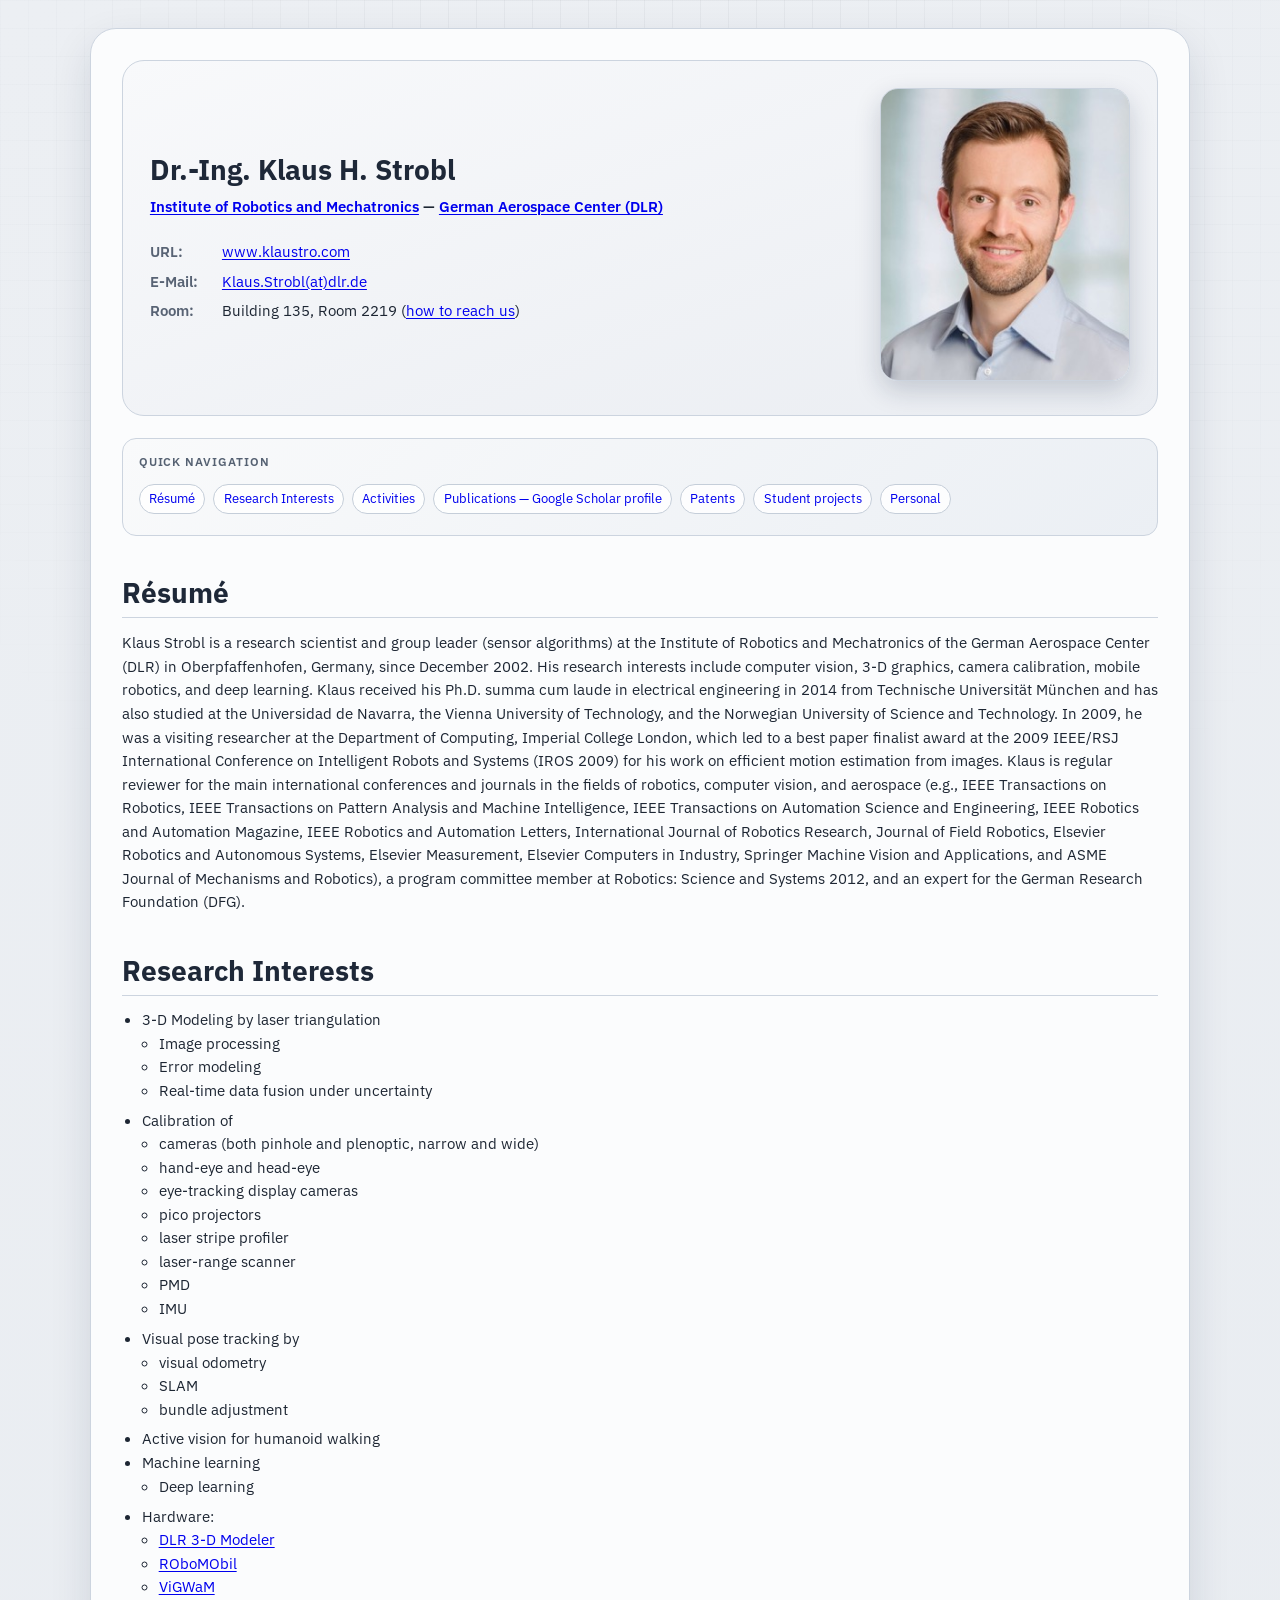
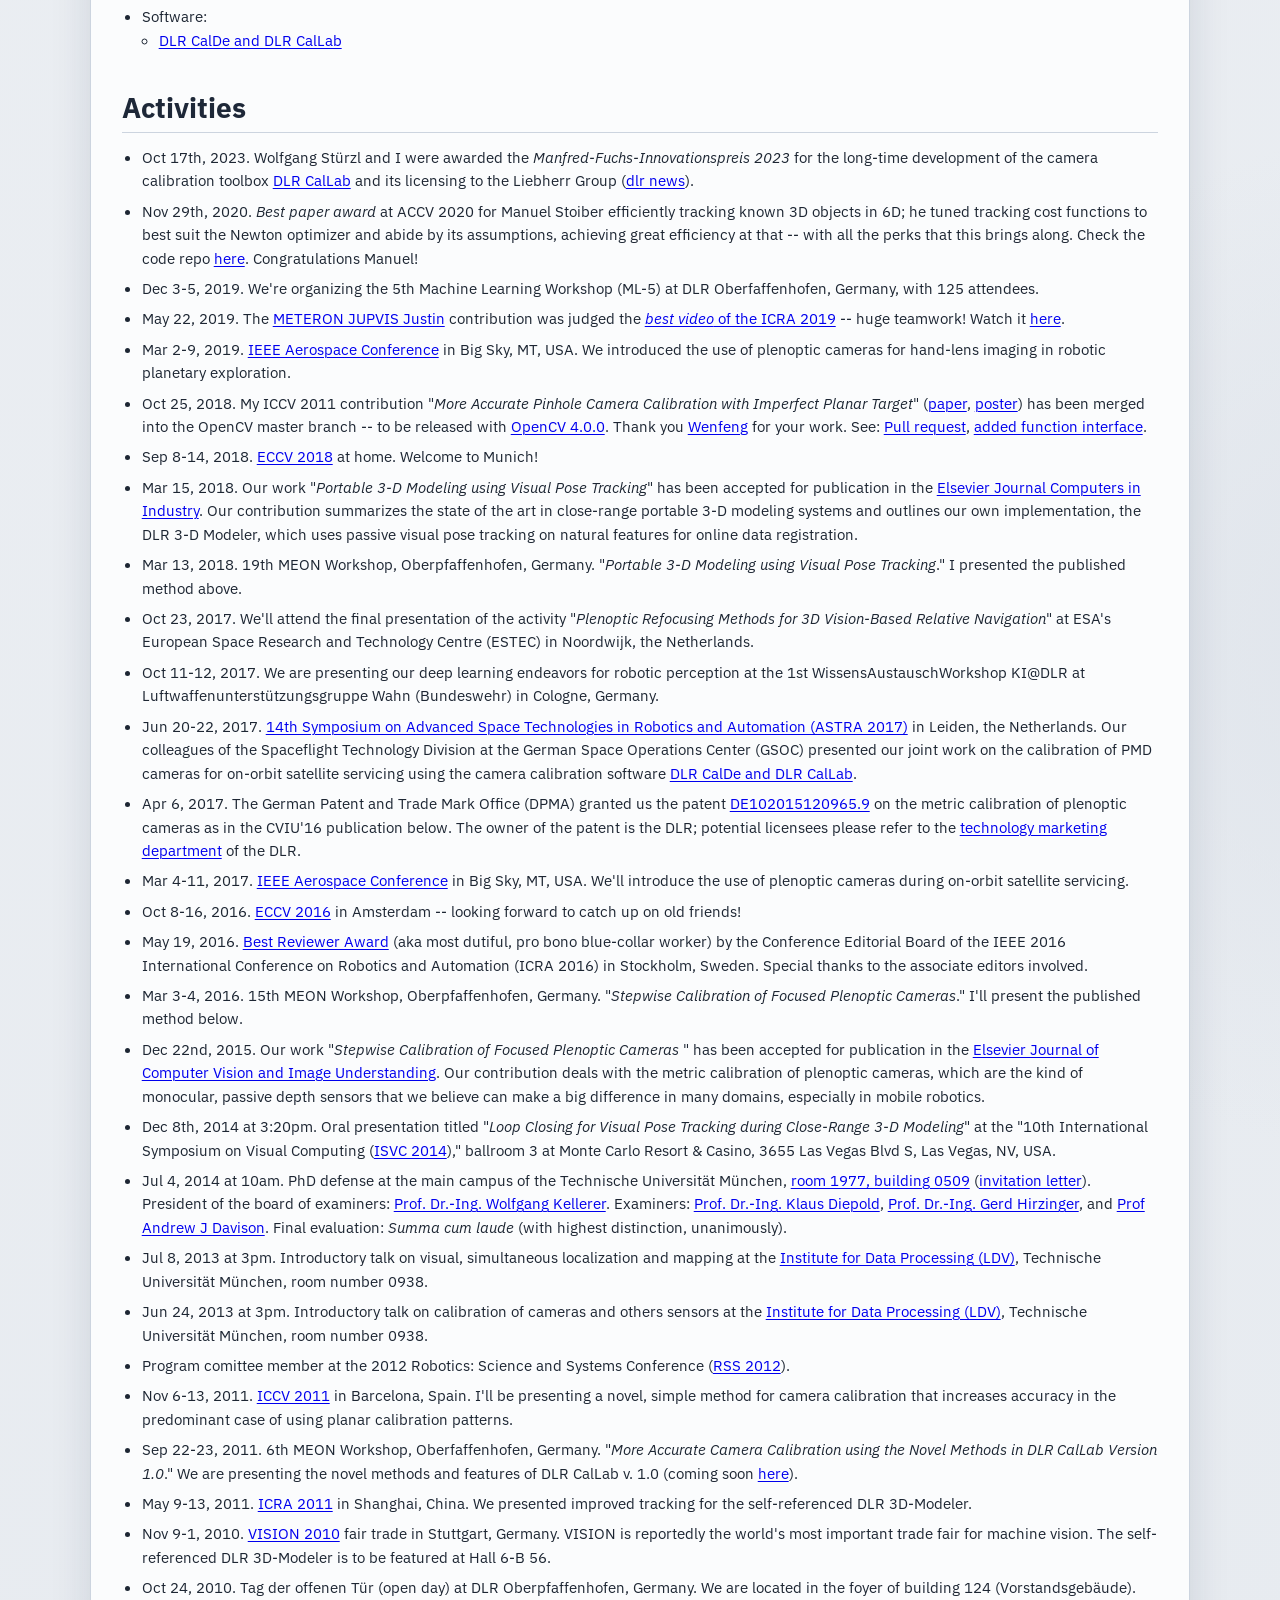
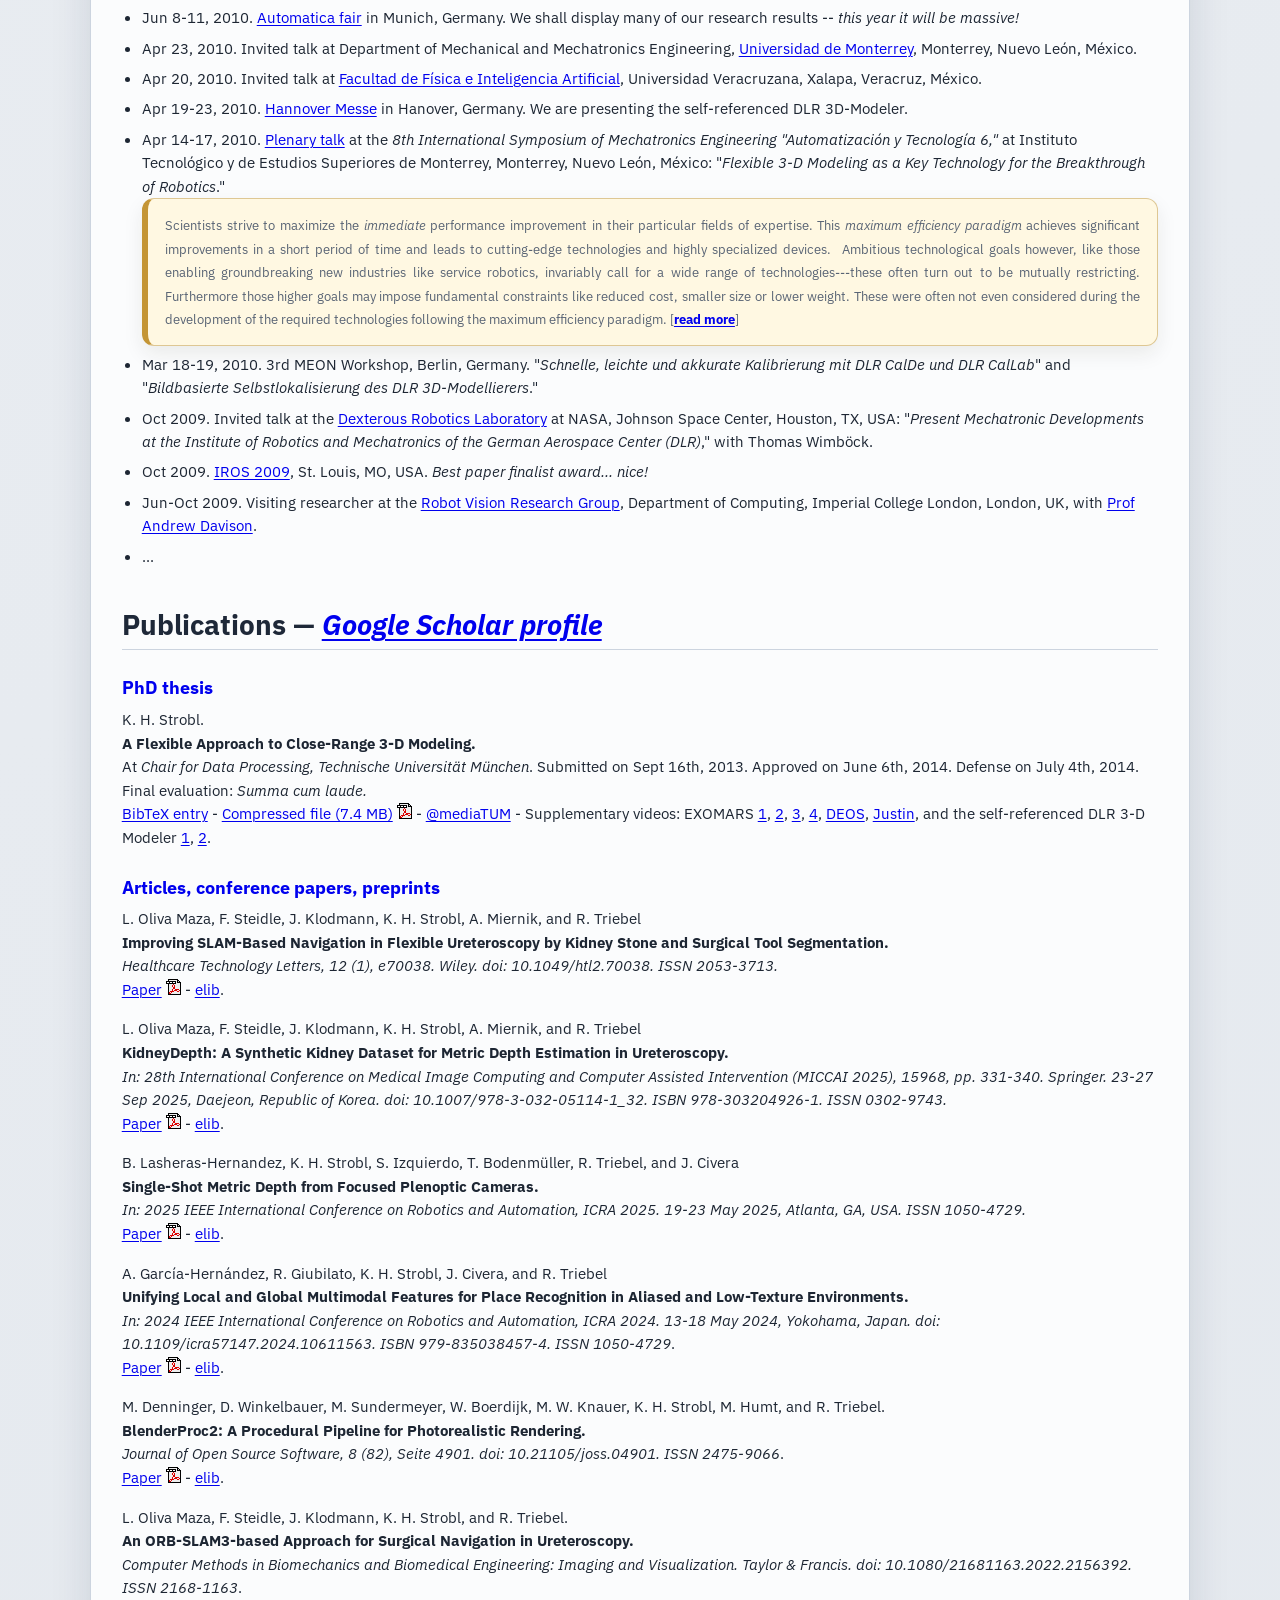
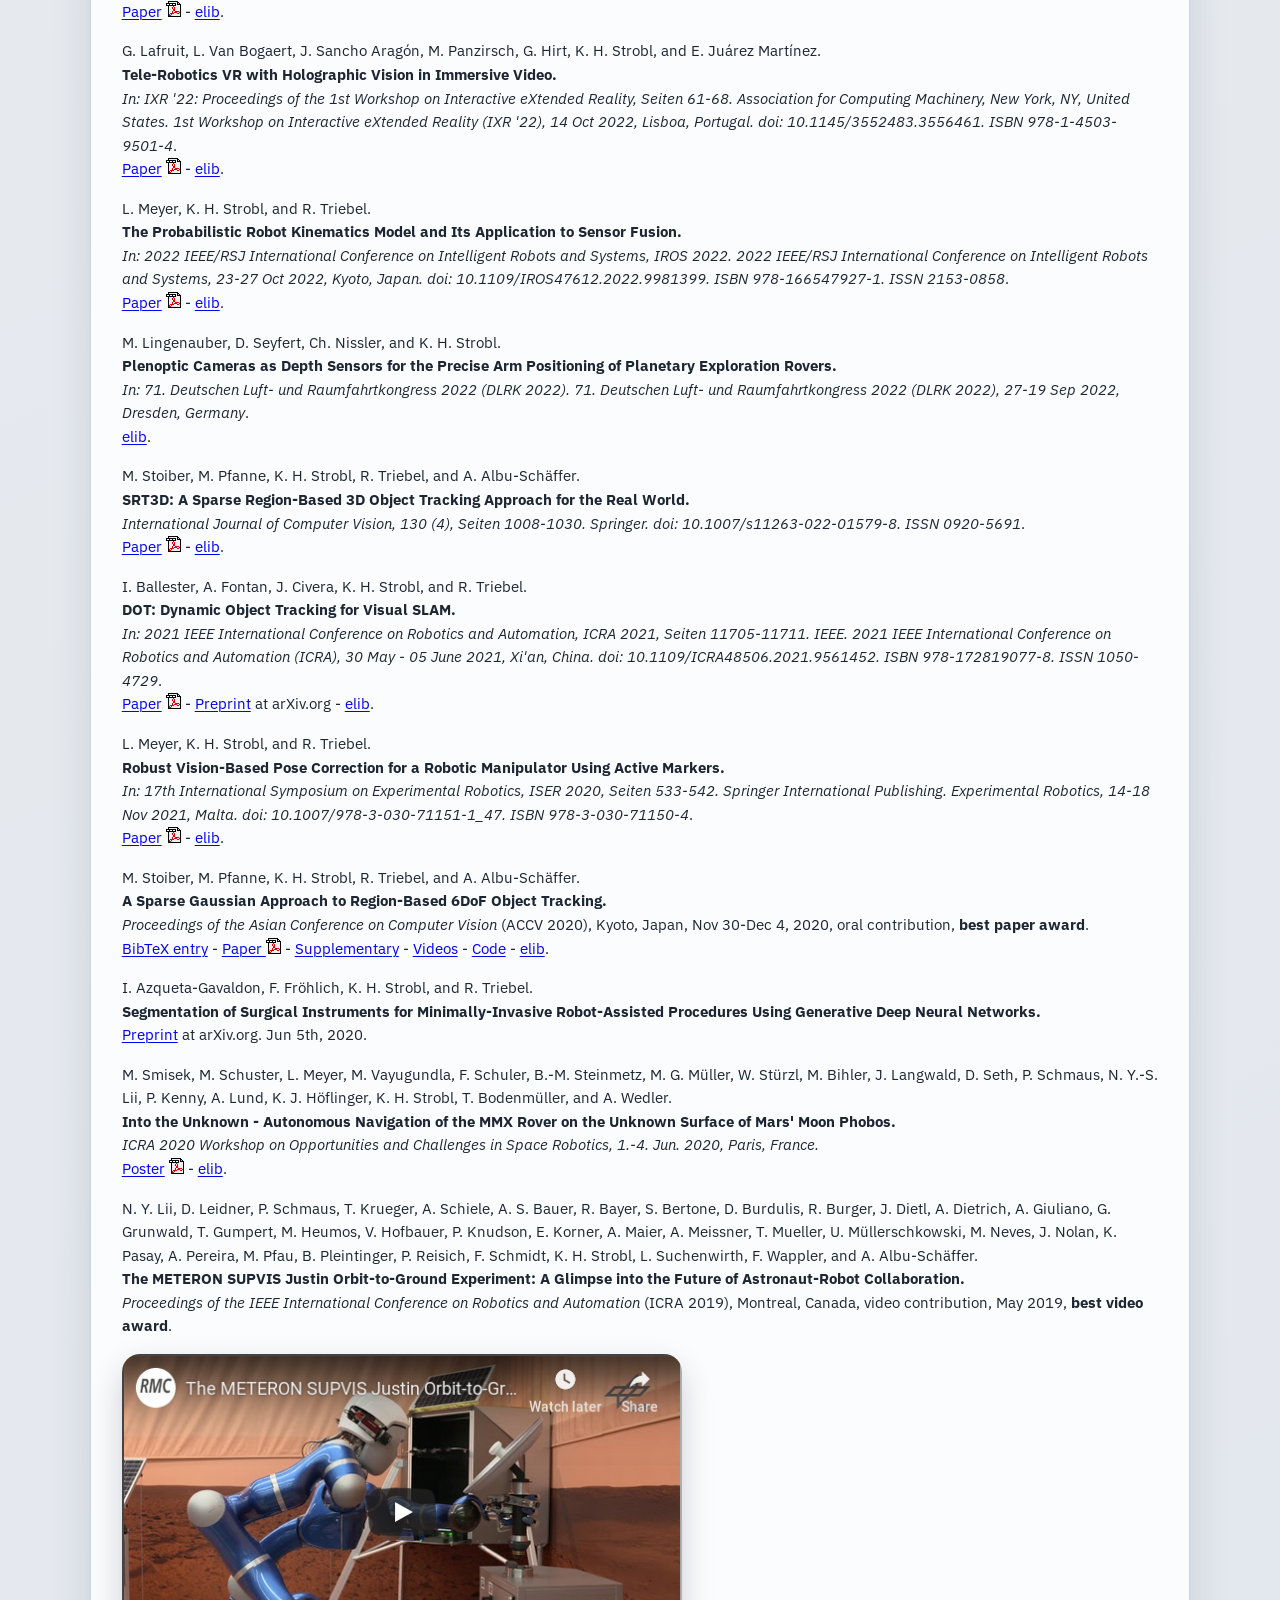
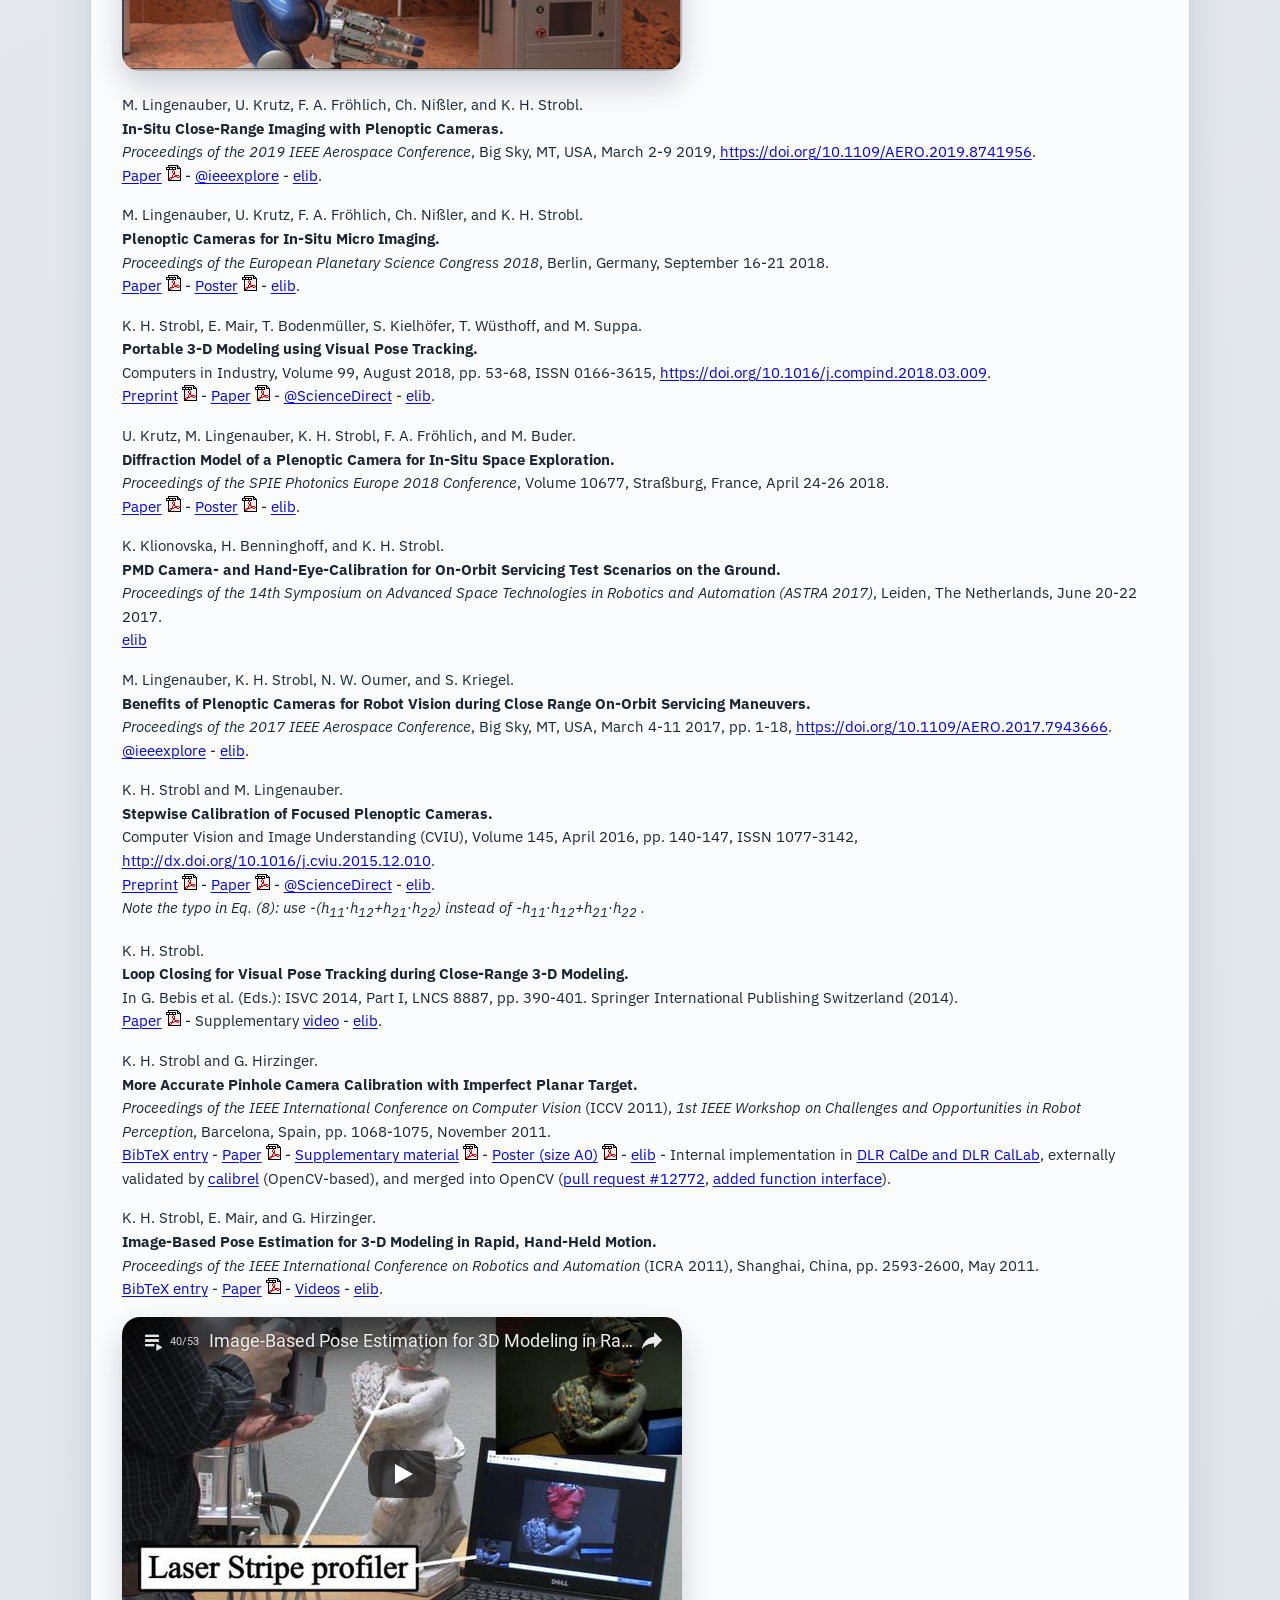
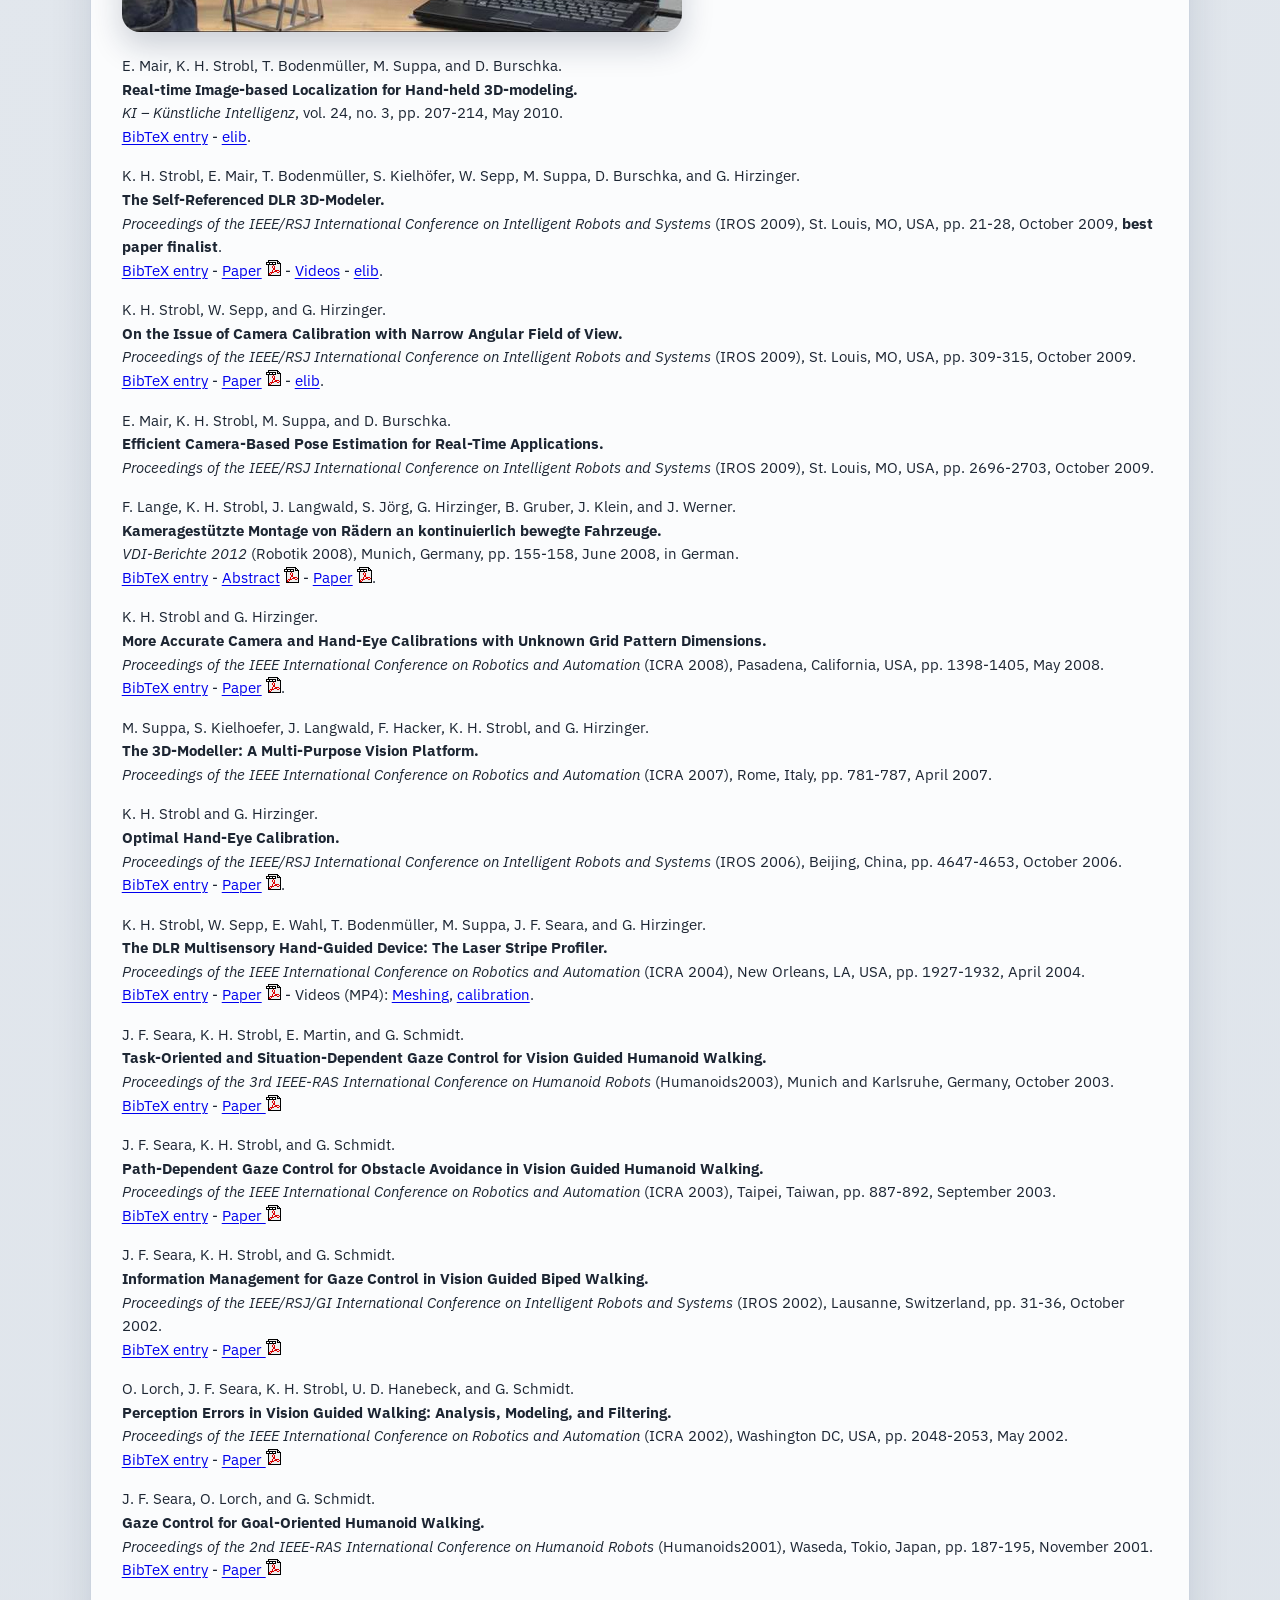
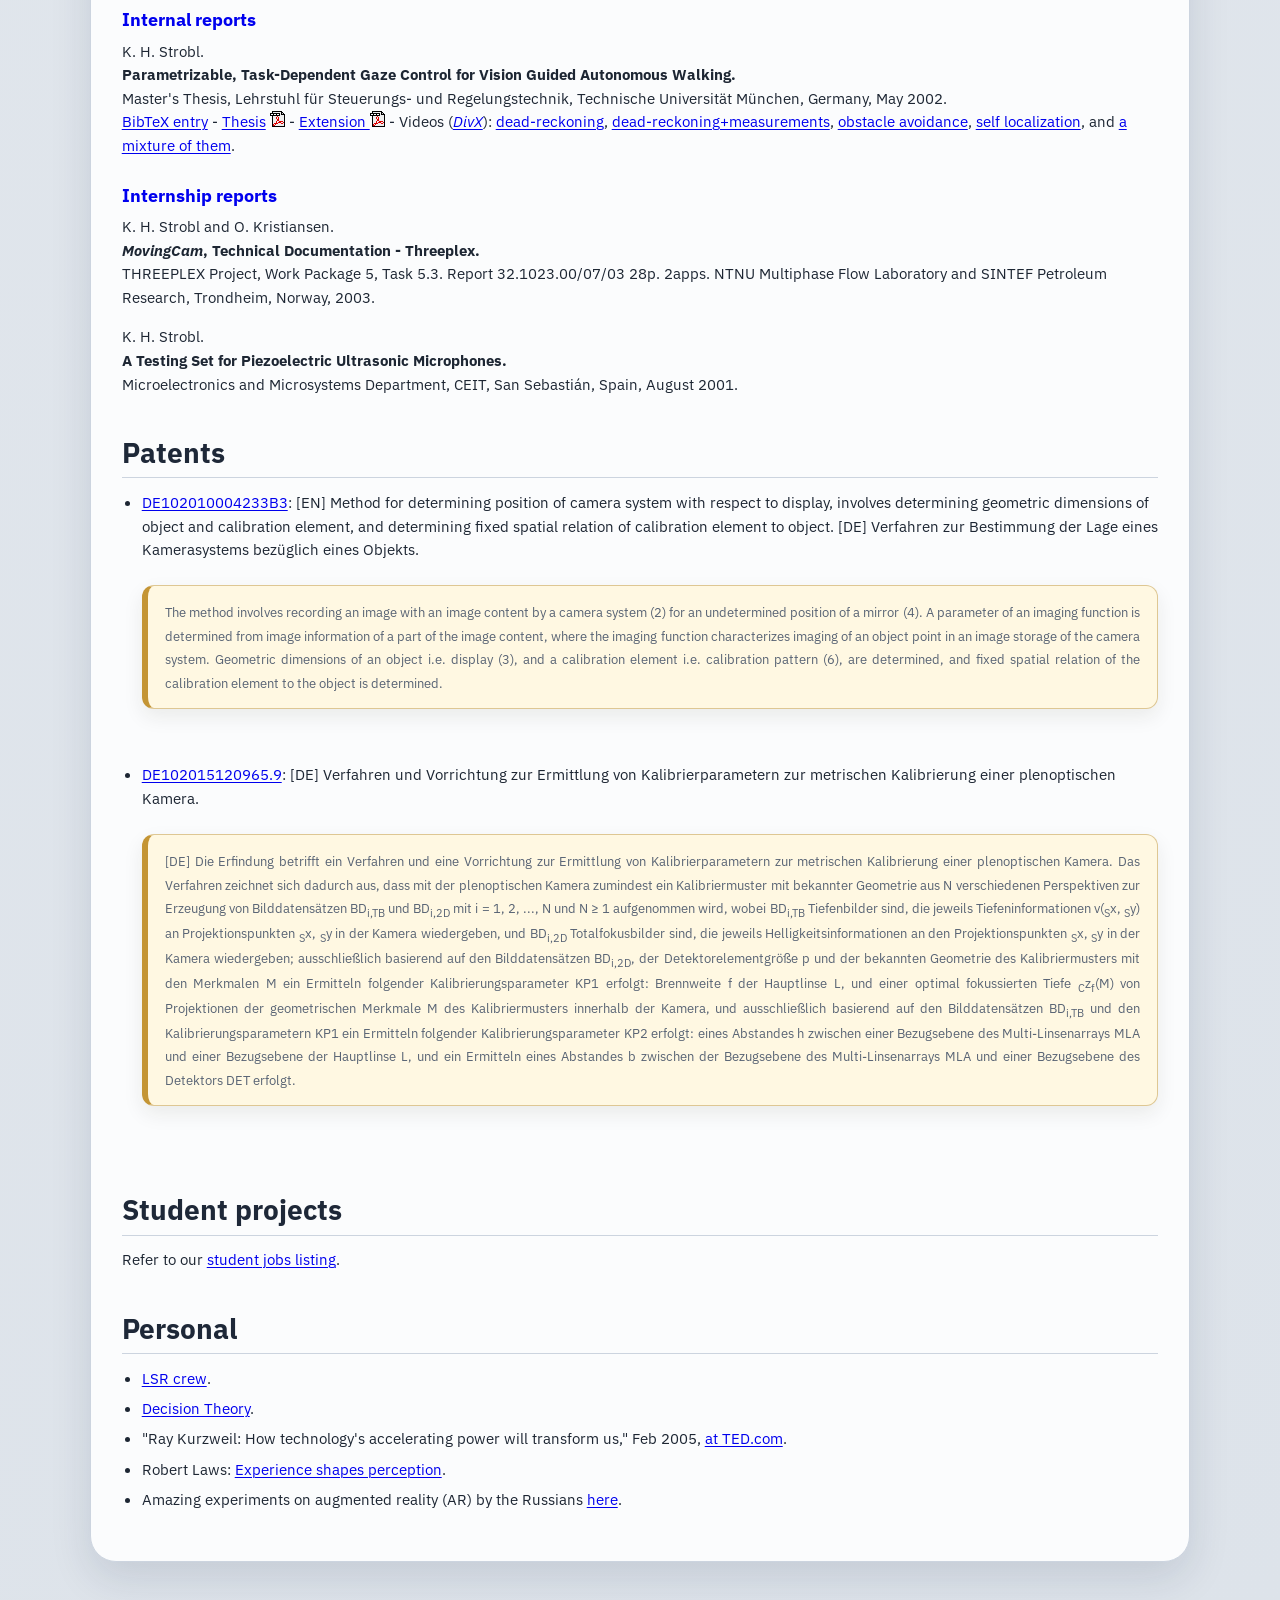
<file: index.html>
<!doctype html>
<html lang="en">
<head>
	<meta charset="utf-8">
	<meta name="viewport" content="width=device-width, initial-scale=1">
	<title>Personal website of Klaus H. Strobl, DLR</title>
	<meta name="description" content="Scientific profile, activities, publications, patents, and student projects of Dr.-Ing. Klaus H. Strobl, DLR.">
	<meta name="keywords" content="camera calibration, DLR, robotics, computer vision, callab">
	<meta name="author" content="Klaus Strobl">
	<link rel="preconnect" href="https://fonts.googleapis.com">
	<link rel="preconnect" href="https://fonts.gstatic.com" crossorigin>
	<link href="https://fonts.googleapis.com/css2?family=IBM+Plex+Sans:wght@400;500;600;700&display=swap" rel="stylesheet">
	<link rel="icon" href="icons/favicon.ico" sizes="any">
	<link rel="icon" href="icons/favicon-32x32.png" sizes="32x32" type="image/png">
	<link rel="icon" href="icons/favicon-16x16.png" sizes="16x16" type="image/png">
	<link rel="apple-touch-icon" href="icons/apple-touch-icon.png">
	<link rel="stylesheet" href="styles.css">
</head>
<body>
<div class="page-shell">
<main class="content">
<table cellspacing="0" cellpadding="0" style="width:100%"><tbody>
<tr><td>
<table cellspacing="0" cellpadding="0" align="left">
	<tbody>
		<tr>
		  <td colspan="2">
		    <p>
		    <h1>Dr.-Ing. Klaus H. Strobl</h1></p>
		    <p><a href="https://www.dlr.de/en/rm">Institute of Robotics and Mechatronics</a> &mdash; <a href="https://www.dlr.de/en">German Aerospace Center (DLR)</a></p>
		    <p>&nbsp;</p></td>
		</tr>
		<tr>
			<td>
				URL:</td>
			<td>
				<a href="http://www.klaustro.com">www.klaustro.com</a></td>
		</tr>
		<tr>
			<td>
				E-Mail:</td>
			<td>
				<a class="mailto" href="mailto:Klaus.Strobl@dlr.de" title="E-Mail an Klaus Strobl senden">Klaus.Strobl(at)dlr.de</a></td>
		</tr>
		<tr>
			<td>
				Room:</td>
			<td>
				Building 135, Room 2219 (<a href="https://www.dlr.de/de/das-dlr/standorte-und-bueros/oberpfaffenhofen/anreise-und-lage">how to reach us</a>)</td>
		</tr>
	</tbody>
</table>
</td><td align="right">
<img src="./images/klaus-strobl-profile-small.jpg" alt="Profile picture" border="0">
</td>
</tbody></table>
<p>
	&nbsp;</p>
<h2>
	R&eacute;sum&eacute;</h2>
<p>
	Klaus Strobl is a research scientist and group leader (sensor algorithms) at the Institute of Robotics and Mechatronics of the German Aerospace Center (DLR) in Oberpfaffenhofen, Germany, since December 2002. His research interests include computer vision, 3-D graphics, camera calibration, mobile robotics, and deep learning. Klaus received his Ph.D. summa cum laude in electrical engineering in 2014 from Technische Universit&auml;t M&uuml;nchen and has also studied at the Universidad de Navarra, the Vienna University of Technology, and the Norwegian University of Science and Technology. In 2009, he was a visiting researcher at the Department of Computing, Imperial College London, which led to a best paper finalist award at the 2009 IEEE/RSJ International Conference on Intelligent Robots and Systems (IROS 2009) for his work on efficient motion estimation from images. Klaus is regular reviewer for the main international conferences and journals in the fields of robotics, computer vision, and aerospace (e.g., IEEE Transactions on Robotics, IEEE Transactions on Pattern Analysis and Machine Intelligence, IEEE Transactions on Automation Science and Engineering, IEEE Robotics and Automation Magazine, IEEE Robotics and Automation Letters, International Journal of Robotics Research, Journal of Field Robotics, Elsevier Robotics and Autonomous Systems, Elsevier Measurement, Elsevier Computers in Industry, Springer Machine Vision and Applications, and ASME Journal of Mechanisms and Robotics), a program committee member at Robotics: Science and Systems 2012, and an expert for the German Research Foundation (DFG).</p>
<p>
	&nbsp;</p>
<h2>
	Research Interests</h2>
<ul>
	<li>
		3-D Modeling by laser triangulation
		<ul>
			<li>
				Image processing</li>
			<li>
				Error modeling</li>
			<li>
				Real-time data fusion under uncertainty</li>
		</ul>
	</li>
	<li>
		Calibration of
		<ul>
			<li>
				cameras (both pinhole and plenoptic, narrow and wide)</li>
			<li>
				hand-eye and head-eye</li>
			<li>
				eye-tracking display cameras</li>
			<li>
				pico projectors</li>
			<li>
				laser stripe profiler</li>
			<li>
				laser-range scanner</li>
			<li>
				PMD</li>
			<li>
				IMU</li>
		</ul>
	</li>
	<li>
		Visual pose tracking by
		<ul>
			<li>
				visual odometry</li>
			<li>
				SLAM</li>
			<li>
				bundle adjustment</li>
		</ul>
	</li>
	<li>
		Active vision for humanoid walking</li>
	<li>
		Machine learning
		<ul>
			<li>
				Deep learning</li>
		</ul>
	</li>
	<li>
		Hardware:
		<ul>
			<li>
				<a href="https://www.dlr.de/en/rm/research/robotic-systems/scanners/3d-modeler-2006-2017">DLR 3-D Modeler</a></li>
			<li>
				<a href="https://www.dlr.de/en/fk/research-and-transfer/projects/vehicle-system-dynamics-and-control/vehicle-system-dynamics-and-control-for-road-vehicles/robomobil">ROboMObil</a></li>
			<li>
				<a href="http://www.lsr.ei.tum.de/~vigwam/index_eng.html">ViGWaM</a></li>
		</ul>
	</li>
	<li>
		Software:
		<ul>
			<li>
				<a href="http://www.robotic.dlr.de/callab" title="DLR CalLab and DLR CalDe">DLR CalDe and DLR CalLab</a></li>
		</ul>
	</li>
</ul>
<h2>
	&nbsp;</h2>
<h2>
	Activities</h2>
<ul>
	<li>
		Oct 17th, 2023. Wolfgang St&uuml;rzl and I were awarded the&nbsp;<em>Manfred-Fuchs-Innovationspreis 2023</em> for the long-time development of the camera calibration toolbox <a href="https://www.dlr.de/rm/en/desktopdefault.aspx/tabid-3925/">DLR CalLab</a> and its licensing to the Liebherr Group (<a href="https://www.dlr.de/de/aktuelles/nachrichten/2023/04/dlr-callab-software-mit-manfred-fuchs-preis-ausgezeichnet">dlr news</a>).</li>
	<li>
		Nov 29th, 2020. <em>Best paper award</em> at ACCV 2020 for Manuel Stoiber efficiently tracking known 3D objects in 6D; he tuned tracking cost functions to best suit the Newton optimizer and abide by its assumptions, achieving great efficiency at that -- with all the perks that this brings along. Check the code repo <a href="https://github.com/DLR-RM/RBGT">here</a>. Congratulations Manuel!</li>
	<li>
		Dec 3-5, 2019. We&#39;re organizing the 5th Machine Learning Workshop (ML-5) at DLR Oberfaffenhofen, Germany, with 125 attendees.</li>
	<li>
		May 22, 2019. The <a href="https://meteron.dlr.de/">METERON JUPVIS Justin</a> contribution was judged the <a href="https://www.icra2019.org/program/accepted-contributed-videos"><em>best video</em> of the ICRA 2019</a> -- huge teamwork! Watch it <a href="https://www.youtube.com/watch?v=LF0pv5Wzzl8">here</a>.</li>
	<li>
		Mar 2-9, 2019. <a href="https://www.aeroconf.org">IEEE Aerospace Conference</a> in Big Sky, MT, USA. We introduced the use of plenoptic cameras for hand-lens imaging in robotic planetary exploration.</li>
	<li>
		Oct 25, 2018. My ICCV 2011 contribution &quot;<em>More Accurate Pinhole Camera Calibration with Imperfect Planar Target</em>&quot; (<a href="http://www.robotic.dlr.de/fileadmin/robotic/stroblk/publications/strobl_2011iccv.pdf">paper</a>, <a href="http://www.robotic.dlr.de/fileadmin/robotic/stroblk/publications/strobl_2011iccv_poster.pdf">poster</a>) has been merged into the OpenCV master branch -- to be released with <a href="https://opencv.org/releases/">OpenCV 4.0.0</a>. Thank you <a href="https://github.com/xoox">Wenfeng</a> for your work. See: <a href="https://github.com/opencv/opencv/pull/12772">Pull request</a>, <a href="https://docs.opencv.org/master/d9/d0c/group__calib3d.html#ga11eeb16e5a458e1ed382fb27f585b753">added function interface</a>.</li>
	<li>
		Sep 8-14, 2018. <a href="http://www.eccv2018.org">ECCV 2018</a> at home. Welcome to Munich!</li>
	<li>
		Mar 15, 2018. Our work &quot;<em>Portable 3-D Modeling using Visual Pose Tracking</em>&quot; has been accepted for publication in the <a href="https://www.journals.elsevier.com/computers-in-industry" target="_blank">Elsevier Journal Computers in Industry</a>. Our contribution summarizes the state of the art in close-range portable 3-D modeling systems and outlines our own implementation, the DLR 3-D Modeler, which uses passive visual pose tracking on natural features for online data registration.</li>
	<li>
		Mar 13, 2018. 19th MEON Workshop, Oberpfaffenhofen, Germany. &quot;<em>Portable 3-D Modeling using Visual Pose Tracking</em>.&quot; I presented the published method above.</li>
	<li>
		Oct 23, 2017. We&#39;ll attend the final presentation of the activity &quot;<em>Plenoptic Refocusing Methods for 3D Vision-Based Relative Navigation</em>&quot; at ESA&#39;s European Space Research and Technology Centre (ESTEC) in Noordwijk, the Netherlands.</li>
	<li>
		Oct 11-12, 2017. We are presenting our deep learning endeavors for robotic perception at the 1st WissensAustauschWorkshop KI@DLR at Luftwaffenunterst&uuml;tzungsgruppe Wahn (Bundeswehr) in Cologne, Germany.</li>
	<li>
		Jun 20-22, 2017. <a href="http://esaconferencebureau.com/2017-events/17a11/introduction">14th Symposium on Advanced Space Technologies in Robotics and Automation (ASTRA 2017)</a> in Leiden, the Netherlands. Our colleagues of the Spaceflight Technology Division at the German Space Operations Center (GSOC) presented our joint work on the calibration of PMD cameras for on-orbit satellite servicing using the camera calibration software <a href="http://www.robotic.dlr.de/callab">DLR CalDe and DLR CalLab</a>.</li>
	<li>
		Apr 6, 2017. The German Patent and Trade Mark Office (DPMA) granted us the patent <a href="https://depatisnet.dpma.de/DepatisNet/depatisnet?action=bibdat&amp;docid=DE102015120965B3">DE102015120965.9</a> on the metric calibration of plenoptic cameras as in the CVIU&#39;16 publication below. The owner of the patent is the DLR; potential licensees please refer to the <a href="https://www.dlr.de/en/research-and-transfer/innovation-and-transfer">technology marketing department</a> of the DLR.</li>
	<li>
		Mar 4-11, 2017. <a href="https://www.aeroconf.org">IEEE Aerospace Conference</a> in Big Sky, MT, USA. We&#39;ll introduce the use of plenoptic cameras during on-orbit satellite servicing.</li>
	<li>
		Oct 8-16, 2016. <a href="http://www.eccv2016.org">ECCV 2016</a> in Amsterdam -- looking forward to catch up on old friends!</li>
	<li>
		May 19, 2016. <a href="http://www.icra2016.org/conference/awards/">Best Reviewer Award</a> (aka most dutiful, pro bono blue-collar worker) by the Conference Editorial Board of the IEEE 2016 International Conference on Robotics and Automation (ICRA 2016) in Stockholm, Sweden. Special thanks to the associate editors involved.</li>
	<li>
		Mar 3-4, 2016. 15th MEON Workshop, Oberpfaffenhofen, Germany. &quot;<em>Stepwise Calibration of Focused Plenoptic Cameras</em>.&quot; I&#39;ll present the published method below.</li>
	<li>
		Dec 22nd, 2015. Our work &quot;<em>Stepwise Calibration of Focused Plenoptic Cameras</em> &quot; has been accepted for publication in the <a href="http://www.journals.elsevier.com/computer-vision-and-image-understanding/" target="_blank">Elsevier Journal of Computer Vision and Image Understanding</a>. Our contribution deals with the metric calibration of plenoptic cameras, which are the kind of monocular, passive depth sensors that we believe can make a big difference in many domains, especially in mobile robotics.</li>
	<li>
		Dec 8th, 2014 at 3:20pm. Oral presentation titled &quot;<em>Loop Closing for Visual Pose Tracking during Close-Range 3-D Modeling</em>&quot; at the &quot;10th International Symposium on Visual Computing (<a href="http://isvc.net/">ISVC 2014</a>),&quot; ballroom 3 at Monte Carlo Resort &amp; Casino, 3655 Las Vegas Blvd S, Las Vegas, NV, USA.</li>
	<li>
		Jul 4, 2014 at 10am. PhD defense at the main campus of the Technische Universit&auml;t M&uuml;nchen,&nbsp;<a href="https://nav.tum.de/room/0509.02.977">room 1977, building 0509</a> (<a href="./diss/Einladung_Strobl.pdf">invitation letter</a>). President of the board of examiners: <a href="http://www.professoren.tum.de/kellerer-wolfgang/">Prof. Dr.-Ing. Wolfgang Kellerer</a>. Examiners: <a href="http://www.professoren.tum.de/diepold-klaus/">Prof. Dr.-Ing. Klaus Diepold</a>, <a href="http://www6.in.tum.de/Main/Hirzinge">Prof. Dr.-Ing. Gerd Hirzinger</a>, and <a href="http://www.doc.ic.ac.uk/~ajd/">Prof Andrew J Davison</a>. Final evaluation: <em>Summa cum laude</em> (with highest distinction, unanimously).</li>
	<li>
		Jul 8, 2013 at 3pm. Introductory talk on visual, simultaneous localization and mapping at the <a href="http://www.ldv.ei.tum.de">Institute for Data Processing (LDV)</a>, Technische Universit&auml;t M&uuml;nchen, room number 0938.</li>
	<li>
		Jun 24, 2013 at 3pm. Introductory talk on calibration of cameras and others sensors at the <a href="http://www.ldv.ei.tum.de">Institute for Data Processing (LDV)</a>, Technische Universit&auml;t M&uuml;nchen, room number 0938.</li>
	<li>
		Program comittee member at the 2012 Robotics: Science and Systems Conference (<a href="http://rss2012.acfr.usyd.edu.au">RSS 2012</a>).</li>
	<li>
		Nov 6-13, 2011. <a href="http://www.iccv2011.org">ICCV 2011</a> in Barcelona, Spain. I&#39;ll be presenting a novel, simple method for camera calibration that increases accuracy in the predominant case of using planar calibration patterns.</li>
	<li>
		Sep 22-23, 2011. 6th MEON Workshop, Oberfaffenhofen, Germany. &quot;<em>More Accurate Camera Calibration using the Novel Methods in DLR CalLab Version 1.0</em>.&quot; We are presenting the novel methods and features of DLR CalLab v. 1.0 (coming soon <a href="http://www.robotic.dlr.de/callab">here</a>).</li>
	<li>
		May 9-13, 2011. <a href="http://www.icra2011.org">ICRA 2011</a> in Shanghai, China. We presented improved tracking for the self-referenced DLR 3D-Modeler.</li>
	<li>
		Nov 9-1, 2010. <a href="http://www.vision-messe.de">VISION 2010</a> fair trade in Stuttgart, Germany. VISION is reportedly the world&#39;s most important trade fair for machine vision. The self-referenced DLR 3D-Modeler is to be featured at Hall 6-B 56.</li>
	<li>
		Oct 24, 2010. Tag der offenen T&uuml;r (open day) at DLR Oberpfaffenhofen, Germany. We are located in the foyer of building 124 (Vorstandsgeb&auml;ude).</li>
	<li>
		Jun 8-11, 2010. <a href="http://automatica-munich.com">Automatica fair</a> in Munich, Germany. We shall display many of our research results -- <i>this year it will be massive!</i></li>
	<li>
		Apr 23, 2010. Invited talk at Department of Mechanical and Mechatronics Engineering, <a href="http://www.udem.edu.mx/">Universidad de Monterrey</a>, Monterrey, Nuevo Le&oacute;n, M&eacute;xico.</li>
	<li>
		Apr 20, 2010. Invited talk at <a href="http://www.uv.mx/dia/">Facultad de F&iacute;sica e Inteligencia Artificial</a>, Universidad Veracruzana, Xalapa, Veracruz, M&eacute;xico.</li>
	<li>
		Apr 19-23, 2010. <a href="http://www.hannovermesse.de">Hannover Messe</a> in Hanover, Germany. We are presenting the self-referenced DLR 3D-Modeler.</li>
	<li>
		Apr 14-17, 2010. <a href="http://www.congreso-mecatronica.com/AT6/Conferencias.html">Plenary talk</a> at the <i>8th International Symposium of Mechatronics Engineering &quot;Automatizaci&oacute;n y Tecnolog&iacute;a 6,&quot;</i> at Instituto Tecnol&oacute;gico y de Estudios Superiores de Monterrey, Monterrey, Nuevo Le&oacute;n, M&eacute;xico: &quot;<em>Flexible 3-D Modeling as a Key Technology for the Breakthrough of Robotics</em>.&quot;<br />
		<table bgcolor="#ffffcc" border="0" class="htmlarea-showtableborders" style="margin-left: 0px;">
			<tbody>
				<tr>
					<td style="text-align: justify;">
						<small>Scientists strive to maximize the <i>immediate</i> performance improvement in their particular fields of expertise. This <i>maximum efficiency paradigm</i> achieves significant improvements in a short period of time and leads to cutting-edge technologies and highly specialized devices.&nbsp; Ambitious technological goals however, like those enabling groundbreaking new industries like service robotics, invariably call for a wide range of technologies---these often turn out to be mutually restricting. Furthermore those higher goals may impose fundamental constraints like reduced cost, smaller size or lower weight. These were often not even considered during the development of the required technologies following the maximum efficiency paradigm. [<a href="./klaus.strobl_at6.html"><b>read more</b></a>] </small></td>
				</tr>
			</tbody>
		</table>
	</li>
	<li>
		Mar 18-19, 2010. 3rd MEON Workshop, Berlin, Germany. &quot;<em>Schnelle, leichte und akkurate Kalibrierung mit DLR CalDe und DLR CalLab</em>&quot; and &quot;<em>Bildbasierte Selbstlokalisierung des DLR 3D-Modellierers</em>.&quot;</li>
	<li>
		Oct 2009. Invited talk at the <a href="http://er.jsc.nasa.gov/ER4/">Dexterous Robotics Laboratory</a> at NASA, Johnson Space Center, Houston, TX, USA: &quot;<em>Present Mechatronic Developments at the Institute of Robotics and Mechatronics of the German Aerospace Center (DLR)</em>,&quot; with Thomas Wimb&ouml;ck.</li>
	<li>
		Oct 2009. <a href="http://www.iros09.mtu.edu">IROS 2009</a>, St. Louis, MO, USA. <i>Best paper finalist award... nice!</i></li>
	<li>
		Jun-Oct 2009. Visiting researcher at the <a href="https://wp.doc.ic.ac.uk/robotvision/">Robot Vision Research Group</a>, Department of Computing, Imperial College London, London, UK, with <a href="http://www.doc.ic.ac.uk/~ajd/">Prof Andrew Davison</a>.</li>
	<li>
		...</li>
</ul>
<h2>
	&nbsp;</h2>
<h2>
	Publications &mdash; <em><a href="http://scholar.google.com/citations?user=19CcnxIAAAAJ">Google Scholar profile</a></em></h2>
<h3>
	PhD thesis</h3>
<p>
	K. H. Strobl.<br />
	<b>A Flexible Approach to Close-Range 3-D Modeling.</b><br />
	At <i>Chair for Data Processing, Technische Universit&auml;t M&uuml;nchen</i>. Submitted on Sept 16th, 2013. Approved on June 6th, 2014. Defense on July 4th, 2014. Final evaluation: <em>Summa cum laude.</em><br />
	<a href="https://mediatum.ub.tum.de/export/1173398/bibtex">BibTeX entry</a> - <a href="https://elib.dlr.de/101470/2/strobl_phd_version1.7_compressed.pdf">Compressed file (7.4 MB)</a> <img alt="" src="./images/pdf.gif" style="width: 15px; height: 16px;" /> - <a href="https://mediatum.ub.tum.de/?id=1173398">@mediaTUM</a> - Supplementary videos: EXOMARS <a href="./diss/exomars_3-rocks-static.avi.mp4">1</a>, <a href="./diss/exomars_4-rocks-dynamic-1.avi.mp4">2</a>, <a href="./diss/exomars_6-rocksclose-bildschirm.avi.mp4">3</a>, <a href="./diss/exomars_11-outdoors-bildschirm.avi.mp4">4</a>, <a href="./diss/deos_image-processing.mpg.mp4">DEOS</a>, <a href="./diss/justin-tee.mp4">Justin</a>, and the self-referenced DLR 3-D Modeler <a href="./diss/strobl_icra11_video.mp4">1</a>, <a href="./diss/movie_supplementary_highres.mp4">2</a>.</p>
<h3>
	&nbsp;</h3>
<h3>
	Articles, conference papers, preprints</h3>
<p>
        L. Oliva Maza, F. Steidle, J. Klodmann, K. H. Strobl, A. Miernik, and R. Triebel<br />
        <b>Improving SLAM-Based Navigation in Flexible Ureteroscopy by Kidney Stone and Surgical Tool Segmentation.</b><br />
        <i>Healthcare Technology Letters, 12 (1), e70038. Wiley. doi: 10.1049/htl2.70038. ISSN 2053-3713.</i><br />
	<a href="https://elib.dlr.de/220787/1/Healthcare%20Tech%20Letters%20-%202025%20-%20Oliva%E2%80%90Maza%20-%20Improving%20SLAM%E2%80%90Based%20Navigation%20in%20Flexible%20Ureteroscopy%20by%20Kidney%20Stone%20and.pdf">Paper</a>&nbsp;<img alt="" src="./images/pdf.gif" style="width: 15px; height: 16px;" />&nbsp;- <a href="https://elib.dlr.de/220787/">elib</a>.</p>
<p>
        L. Oliva Maza, F. Steidle, J. Klodmann, K. H. Strobl, A. Miernik, and R. Triebel<br />
        <b>KidneyDepth: A Synthetic Kidney Dataset for Metric Depth Estimation in Ureteroscopy.</b><br />
        <i>In: 28th International Conference on Medical Image Computing and Computer Assisted Intervention (MICCAI 2025), 15968, pp. 331-340. Springer. 23-27 Sep 2025, Daejeon, Republic of Korea. doi: 10.1007/978-3-032-05114-1_32. ISBN 978-303204926-1. ISSN 0302-9743.</i><br />
	<a href="https://elib.dlr.de/217963/1/2047_paper.pdf">Paper</a>&nbsp;<img alt="" src="./images/pdf.gif" style="width: 15px; height: 16px;" />&nbsp;- <a href="https://elib.dlr.de/217963/">elib</a>.</p>
<p>
        B. Lasheras-Hernandez, K. H. Strobl, S. Izquierdo, T. Bodenm&uuml;ller, R. Triebel, and J. Civera<br />
        <b>Single-Shot Metric Depth from Focused Plenoptic Cameras.</b><br />
        <i>In: 2025 IEEE International Conference on Robotics and Automation, ICRA 2025. 19-23 May 2025, Atlanta, GA, USA. ISSN 1050-4729.</i><br />
	<a href="https://elib.dlr.de/217313/1/lasheras25icra_copyright.pdf">Paper</a>&nbsp;<img alt="" src="./images/pdf.gif" style="width: 15px; height: 16px;" />&nbsp;- <a href="https://elib.dlr.de/217313/">elib</a>.</p>
<p>
	A. Garc&iacute;a-Hern&aacute;ndez, R. Giubilato, K. H. Strobl, J. Civera, and R. Triebel<br />
	<b>Unifying Local and Global Multimodal Features for Place Recognition in Aliased and Low-Texture Environments.</b><br />
	<i>In: 2024 IEEE International Conference on Robotics and Automation, ICRA 2024. 13-18 May 2024, Yokohama, Japan. doi: 10.1109/icra57147.2024.10611563. ISBN 979-835038457-4. ISSN 1050-4729</i>.<br />
	<a href="https://elib.dlr.de/204540/2/multimodal_place_recognition_ICRA24_copyright.pdf">Paper</a>&nbsp;<img alt="" src="./images/pdf.gif" style="width: 15px; height: 16px;" />&nbsp;- <a href="https://elib.dlr.de/204540/">elib</a>.</p>
<p>
	M. Denninger, D. Winkelbauer, M. Sundermeyer, W. Boerdijk, M. W. Knauer, K. H. Strobl, M. Humt, and R. Triebel.<br />
	<b>BlenderProc2: A Procedural Pipeline for Photorealistic Rendering.</b><br />
	<i>Journal of Open Source Software, 8 (82), Seite 4901. doi: 10.21105/joss.04901. ISSN 2475-9066</i>.<br />
	<a href="https://elib.dlr.de/193977/1/10.21105.joss.04901.pdf">Paper</a>&nbsp;<img alt="" src="./images/pdf.gif" style="width: 15px; height: 16px;" />&nbsp;- <a href="http://elib.dlr.de/193977">elib</a>.</p>
<p>
	L. Oliva Maza, F. Steidle, J. Klodmann, K. H. Strobl, and R. Triebel.<br />
	<b>An ORB-SLAM3-based Approach for Surgical Navigation in Ureteroscopy.</b><br />
	<i>Computer Methods in Biomechanics and Biomedical Engineering: Imaging and Visualization. Taylor &amp; Francis. doi: 10.1080/21681163.2022.2156392. ISSN 2168-1163</i>.<br />
	<a href="https://elib.dlr.de/192834/1/Paper29_Oliva_Paper.pdf">Paper</a>&nbsp;<img alt="" src="./images/pdf.gif" style="width: 15px; height: 16px;" />&nbsp;- <a href="http://elib.dlr.de/192834">elib</a>.</p>
<p>
	G. Lafruit, L. Van Bogaert, J. Sancho Arag&oacute;n, M. Panzirsch, G. Hirt, K. H. Strobl, and E. Ju&aacute;rez Mart&iacute;nez.<br />
	<b>Tele-Robotics VR with Holographic Vision in Immersive Video.</b><br />
	<i>In: IXR &#39;22: Proceedings of the 1st Workshop on Interactive eXtended Reality, Seiten 61-68. Association for Computing Machinery, New York, NY, United States. 1st Workshop on Interactive eXtended Reality (IXR &#39;22), 14 Oct 2022, Lisboa, Portugal. doi: 10.1145/3552483.3556461. ISBN 978-1-4503-9501-4</i>.<br />
	<a href="https://elib.dlr.de/189299/1/3552483.3556461.pdf">Paper</a>&nbsp;<img alt="" src="./images/pdf.gif" style="width: 15px; height: 16px;" />&nbsp;- <a href="http://elib.dlr.de/189299">elib</a>.</p>
<p>
	L. Meyer, K. H. Strobl, and R. Triebel.<br />
	<b>The Probabilistic Robot Kinematics Model and Its Application to Sensor Fusion.</b><br />
	<i>In: 2022 IEEE/RSJ International Conference on Intelligent Robots and Systems, IROS 2022. 2022 IEEE/RSJ International Conference on Intelligent Robots and Systems, 23-27 Oct 2022, Kyoto, Japan. doi: 10.1109/IROS47612.2022.9981399. ISBN 978-166547927-1. ISSN 2153-0858</i>.<br />
	<a href="https://elib.dlr.de/191928/1/202212_ELIB_PAPER_VERSION_with_copyright.pdf">Paper</a>&nbsp;<img alt="" src="./images/pdf.gif" style="width: 15px; height: 16px;" />&nbsp;- <a href="http://elib.dlr.de/191928">elib</a>.</p>
<p>
	M. Lingenauber, D. Seyfert, Ch. Nissler, and K. H. Strobl.<br />
	<b>Plenoptic Cameras as Depth Sensors for the Precise Arm Positioning of Planetary Exploration Rovers.</b><br />
	<i>In: 71. Deutschen Luft- und Raumfahrtkongress 2022 (DLRK 2022). 71. Deutschen Luft- und Raumfahrtkongress 2022 (DLRK 2022), 27-19 Sep 2022, Dresden, Germany</i>.<br />
	<a href="http://elib.dlr.de/191682">elib</a>.</p>
<p>
	M. Stoiber, M. Pfanne, K. H. Strobl, R. Triebel, and A. Albu-Sch&auml;ffer.<br />
	<b>SRT3D: A Sparse Region-Based 3D Object Tracking Approach for the Real World.</b><br />
	<i>International Journal of Computer Vision, 130 (4), Seiten 1008-1030. Springer. doi: 10.1007/s11263-022-01579-8. ISSN 0920-5691</i>.<br />
	<a href="https://elib.dlr.de/185519/1/ms.pdf">Paper</a>&nbsp;<img alt="" src="./images/pdf.gif" style="width: 15px; height: 16px;" />&nbsp;- <a href="http://elib.dlr.de/185519">elib</a>.</p>
<p>
	I. Ballester, A. Fontan, J. Civera, K. H. Strobl, and R. Triebel.<br />
	<strong>DOT: Dynamic Object Tracking for Visual SLAM.</strong><br />
	<i>In: 2021 IEEE International Conference on Robotics and Automation, ICRA 2021, Seiten 11705-11711. IEEE. 2021 IEEE International Conference on Robotics and Automation (ICRA), 30 May - 05 June 2021, Xi&#39;an, China. doi: 10.1109/ICRA48506.2021.9561452. ISBN 978-172819077-8. ISSN 1050-4729</i>.<br />
	<a href="https://elib.dlr.de/146127/1/ICRA21_DOT.pdf">Paper</a>&nbsp;<img alt="" src="./images/pdf.gif" style="width: 15px; height: 16px;" /> - <a href="https://arxiv.org/abs/2010.00052">Preprint</a> at arXiv.org - <a href="http://elib.dlr.de/146127">elib</a>.</p>
<p>
	L. Meyer, K. H. Strobl, and R. Triebel.<br />
	<b>Robust Vision-Based Pose Correction for a Robotic Manipulator Using Active Markers.</b><br />
	<i>In: 17th International Symposium on Experimental Robotics, ISER 2020, Seiten 533-542. Springer International Publishing. Experimental Robotics, 14-18 Nov 2021, Malta. doi: 10.1007/978-3-030-71151-1_47. ISBN 978-3-030-71150-4</i>.<br />
	<a href="https://elib.dlr.de/144941/1/ISER2020_elib_version_w_disclaimer.pdf">Paper</a>&nbsp;<img alt="" src="./images/pdf.gif" style="width: 15px; height: 16px;" />&nbsp;- <a href="http://elib.dlr.de/144941">elib</a>.</p>
<p>
	M. Stoiber, M. Pfanne, K. H. Strobl, R. Triebel, and A. Albu-Sch&auml;ffer.<br />
	<strong> A Sparse Gaussian Approach to Region-Based 6DoF Object Tracking.</strong><br />
	<em>Proceedings of the Asian Conference on Computer Vision</em> (ACCV 2020), Kyoto, Japan, Nov 30-Dec 4, 2020, oral contribution, <strong>best paper award</strong>.<br />
	<a href="https://openaccess.thecvf.com/content/ACCV2020/html/Stoiber_A_Sparse_Gaussian_Approach_to_Region-Based_6DoF_Object_Tracking_ACCV_2020_paper.html">BibTeX entry</a> - <a href="https://openaccess.thecvf.com/content/ACCV2020/papers/Stoiber_A_Sparse_Gaussian_Approach_to_Region-Based_6DoF_Object_Tracking_ACCV_2020_paper.pdf">Paper&nbsp;<img alt="" src="./images/pdf.gif" style="width: 15px; height: 16px;" /></a> - <a href="https://openaccess.thecvf.com/content/ACCV2020/supplemental/Stoiber_A_Sparse_Gaussian_ACCV_2020_supplemental.zip">Supplementary</a> - <a href="https://rmc.dlr.de/rm/de/staff/manuel.stoiber/accv2020">Videos</a> - <a href="https://github.com/DLR-RM/RBGT">Code</a>&nbsp;- <a href="http://elib.dlr.de/139320">elib</a>.</p>
<p>
	I. Azqueta-Gavaldon, F. Fr&ouml;hlich, K. H. Strobl, and R. Triebel.<br />
	<strong>Segmentation of Surgical Instruments for Minimally-Invasive Robot-Assisted Procedures Using Generative Deep Neural Networks.</strong><br />
	<a href="https://arxiv.org/abs/2006.03486">Preprint</a> at arXiv.org. Jun 5th, 2020.</p>
<p>
	M. Smisek, M. Schuster, L. Meyer, M. Vayugundla, F. Schuler, B.-M. Steinmetz, M. G. M&uuml;ller, W. St&uuml;rzl, M. Bihler, J. Langwald, D. Seth, P. Schmaus, N. Y.-S. Lii, P. Kenny, A. Lund, K. J. H&ouml;flinger, K. H. Strobl, T. Bodenm&uuml;ller, and A. Wedler.<br />
	<b>Into the Unknown - Autonomous Navigation of the MMX Rover on the Unknown Surface of Mars&#39; Moon Phobos.</b><br />
	<i>ICRA 2020 Workshop on Opportunities and Challenges in Space Robotics, 1.-4. Jun. 2020, Paris, France.</i><br />
	<a href="https://elib.dlr.de/135160/1/__rm-samba01_USERDIR_smis_mi_mmx_publications_2020_icra_spacerobwshop_Smisek_icra20_opportunities_and_challenges_in_space_robotics_workshop_poster_MichalSmisek.pdf">Poster</a>&nbsp;<img alt="" src="./images/pdf.gif" style="width: 15px; height: 16px;" />&nbsp;- <a href="http://elib.dlr.de/135160">elib</a>.</p>
<p>
	N. Y. Lii, D. Leidner, P. Schmaus, T. Krueger, A. Schiele, A. S. Bauer, R. Bayer, S. Bertone, D. Burdulis, R. Burger, J. Dietl, A. Dietrich, A. Giuliano, G. Grunwald, T. Gumpert, M. Heumos, V. Hofbauer, P. Knudson, E. Korner, A. Maier, A. Meissner, T. Mueller, U. M&uuml;llerschkowski, M. Neves, J. Nolan, K. Pasay, A. Pereira, M. Pfau, B. Pleintinger, P. Reisich, F. Schmidt, K. H. Strobl, L. Suchenwirth, F. Wappler, and A. Albu-Sch&auml;ffer.<br />
	<strong>The METERON SUPVIS Justin Orbit-to-Ground Experiment: A Glimpse into the Future of Astronaut-Robot Collaboration.</strong><br />
	<em><em>Proceedings of the IEEE International Conference on Robotics and Automation</em></em> (ICRA 2019), Montreal, Canada, video contribution, May 2019, <strong>best video award</strong>.</p>
<p>
	<i><a href="https://www.youtube.com/embed/LF0pv5Wzzl8"><img alt="YouTube video link" src="./images/icra2019_youtube.png" style="width: 560px; height: 315px; border-width: 0px; border-style: solid;" /></a></i></p>
<p>
	M. Lingenauber, U. Krutz, F. A. Fr&ouml;hlich, Ch. Ni&szlig;ler, and K. H. Strobl.<br />
	<b>In-Situ Close-Range Imaging with Plenoptic Cameras.</b><br />
	<i>Proceedings of the 2019 IEEE Aerospace Conference</i>, Big Sky, MT, USA, March 2-9 2019, <a href="https://doi.org/10.1109/AERO.2019.8741956">https://doi.org/10.1109/AERO.2019.8741956</a>.<br />
	<a href="https://elib.dlr.de/128229/1/lingenauber2019situ.pdf">Paper</a>&nbsp;<img alt="" src="./images/pdf.gif" style="width: 15px; height: 16px;" /> - <a href="https://ieeexplore.ieee.org/abstract/document/8741956/" target="_blank">@ieeexplore</a>&nbsp;- <a href="http://elib.dlr.de/128229">elib</a>.</p>
<p>
	M. Lingenauber, U. Krutz, F. A. Fr&ouml;hlich, Ch. Ni&szlig;ler, and K. H. Strobl.<br />
	<b>Plenoptic Cameras for In-Situ Micro Imaging.</b><br />
	<i>Proceedings of the European Planetary Science Congress 2018</i>, Berlin, Germany, September 16-21 2018.<br />
	<a href="https://elib.dlr.de/121864/3/EPSC2018-982.pdf">Paper</a>&nbsp;<img alt="" src="./images/pdf.gif" style="width: 15px; height: 16px;" /> - <a href="https://elib.dlr.de/121864/2/epsc2018_928_poster.pdf">Poster</a> <img alt="" src="./images/pdf.gif" style="width: 15px; height: 16px;" />&nbsp;- <a href="http://elib.dlr.de/121864">elib</a>.</p>
<p>
	K. H. Strobl, E. Mair, T. Bodenm&uuml;ller, S. Kielh&ouml;fer, T. W&uuml;sthoff, and M. Suppa.<br />
	<b>Portable 3-D Modeling using Visual Pose Tracking.</b><br />
	Computers in Industry, Volume 99, August 2018, pp. 53-68, ISSN 0166-3615, <a href="https://doi.org/10.1016/j.compind.2018.03.009">https://doi.org/10.1016/j.compind.2018.03.009</a>.<br />
	<a href="https://elib.dlr.de/119694/1/article-elsevier_3.pdf">Preprint</a>&nbsp;<img alt="" src="./images/pdf.gif" style="width: 15px; height: 16px;" /> - <a href="https://elib.dlr.de/119694/2/strobl18cii.pdf">Paper</a>&nbsp;<img alt="" src="./images/pdf.gif" style="width: 15px; height: 16px;" /> - <a href="https://www.sciencedirect.com/science/article/pii/S0166361517304827" target="_blank">@ScienceDirect</a>&nbsp;- <a href="http://elib.dlr.de/119694">elib</a>.</p>
<p>
	U. Krutz, M. Lingenauber, K. H. Strobl, F. A. Fr&ouml;hlich, and M. Buder.<br />
	<b>Diffraction Model of a Plenoptic Camera for In-Situ Space Exploration.</b><br />
	<i>Proceedings of the SPIE Photonics Europe 2018 Conference</i>, Volume 10677, Stra&szlig;burg, France, April 24-26 2018.<br />
	<a href="http://elib.dlr.de/120145/1/106772S.pdf">Paper</a>&nbsp;<img alt="" src="./images/pdf.gif" style="width: 15px; height: 16px;" /> - <a href="https://elib.dlr.de/120145/2/SPIEposter2.pdf">Poster</a> <img alt="" src="./images/pdf.gif" style="width: 15px; height: 16px;" />&nbsp;- <a href="http://elib.dlr.de/120145">elib</a>.</p>
<p>
	K. Klionovska, H. Benninghoff, and K. H. Strobl.<br />
	<b>PMD Camera- and Hand-Eye-Calibration for On-Orbit Servicing Test Scenarios on the Ground.</b><br />
	<i>Proceedings of the 14th Symposium on Advanced Space Technologies in Robotics and Automation (ASTRA 2017)</i>, Leiden, The Netherlands, June 20-22 2017.<br />
	<a href="http://elib.dlr.de/113058">elib</a></p>
<p>
	M. Lingenauber, K. H. Strobl, N. W. Oumer, and S. Kriegel.<br />
	<b>Benefits of Plenoptic Cameras for Robot Vision during Close Range On-Orbit Servicing Maneuvers.</b><br />
	<i>Proceedings of the 2017 IEEE Aerospace Conference</i>, Big Sky, MT, USA, March 4-11 2017, pp. 1-18, <a href="https://doi.org/10.1109/AERO.2017.7943666">https://doi.org/10.1109/AERO.2017.7943666</a>.<br />
	<a href="http://ieeexplore.ieee.org/abstract/document/7943666/" target="_blank">@ieeexplore</a>&nbsp;- <a href="http://elib.dlr.de/112140">elib</a>.</p>
<p>
	K. H. Strobl and M. Lingenauber.<br />
	<b>Stepwise Calibration of Focused Plenoptic Cameras.</b><br />
	Computer Vision and Image Understanding (CVIU), Volume 145, April 2016, pp. 140-147, ISSN 1077-3142, <a href="http://dx.doi.org/10.1016/j.cviu.2015.12.010" target="_blank">http://dx.doi.org/10.1016/j.cviu.2015.12.010</a>.<br />
	<a href="https://elib.dlr.de/103337/1/strobl_2016cviu_preprint.pdf">Preprint</a>&nbsp;<img alt="" src="./images/pdf.gif" style="width: 15px; height: 16px;" /> - <a href="https://elib.dlr.de/103337/2/strobl16cviu.pdf">Paper</a>&nbsp;<img alt="" src="./images/pdf.gif" style="width: 15px; height: 16px;" /> - <a href="http://www.sciencedirect.com/science/article/pii/S107731421500274X" target="_blank">@ScienceDirect</a>&nbsp;- <a href="http://elib.dlr.de/103337">elib</a>.<br />
	<em>Note the typo in Eq. (8): use -(h<sub>11</sub>&middot;h<sub>12</sub>+h<sub>21</sub>&middot;h<sub>22</sub>) instead of -h<sub>11</sub>&middot;h<sub>12</sub>+h<sub>21</sub>&middot;h<sub>22</sub> .</em></p>
<p>
	K. H. Strobl.<br />
	<b>Loop Closing for Visual Pose Tracking during Close-Range 3-D Modeling.</b><br />
	In G. Bebis et al. (Eds.): ISVC 2014, Part I, LNCS 8887, pp. 390-401. Springer International Publishing Switzerland (2014).<br />
	<a href="https://elib.dlr.de/93855/1/strobl_2014isvc.pdf">Paper</a>&nbsp;<img alt="" src="./images/pdf.gif" style="width: 15px; height: 16px;" /> - Supplementary <a href="./diss/movie_supplementary_highres.mp4">video</a>&nbsp;- <a href="http://elib.dlr.de/93855">elib</a>.</p>
<p>
	K. H. Strobl and G. Hirzinger.<br />
	<b>More Accurate Pinhole Camera Calibration with Imperfect Planar Target.</b><br />
	<i>Proceedings of the IEEE International Conference on Computer Vision</i> (ICCV 2011), <i>1st IEEE Workshop on Challenges and Opportunities in Robot Perception</i>, Barcelona, Spain, pp. 1068-1075, November 2011.<br />
	<a href="http://www.robotic.dlr.de/fileadmin/robotic/stroblk/publications/strobl_2011iccv.bib">BibTeX entry</a> - <a href="http://www.robotic.dlr.de/fileadmin/robotic/stroblk/publications/strobl_2011iccv.pdf">Paper</a>&nbsp;<img alt="" src="./images/pdf.gif" style="width: 15px; height: 16px;" /> - <a href="http://www.robotic.dlr.de/fileadmin/robotic/stroblk/publications/strobl_2011iccv_s.pdf">Supplementary material</a> <img alt="" src="./images/pdf.gif" style="width: 15px; height: 16px;" /> - <a href="http://www.robotic.dlr.de/fileadmin/robotic/stroblk/publications/strobl_2011iccv_poster.pdf">Poster (size A0)</a> <img alt="" src="./images/pdf.gif" style="width: 15px; height: 16px;" /> - <a href="http://elib.dlr.de/71888">elib</a> - Internal implementation in <a href="http://www.robotic.dlr.de/callab/">DLR CalDe and DLR CalLab</a>, externally validated by <a href="https://github.com/xoox/calibrel">calibrel</a> (OpenCV-based), and merged into OpenCV (<a href="https://github.com/opencv/opencv/pull/12772">pull request #12772</a>, <a href="https://docs.opencv.org/master/d9/d0c/group__calib3d.html#ga11eeb16e5a458e1ed382fb27f585b753">added function interface</a>).</p>
<p>
	K. H. Strobl, E. Mair, and G. Hirzinger.<br />
	<b>Image-Based Pose Estimation for 3-D Modeling in Rapid, Hand-Held Motion.</b><br />
	<i>Proceedings of the IEEE International Conference on Robotics and Automation</i> (ICRA 2011), Shanghai, China, pp. 2593-2600, May 2011.<br />
	<a href="http://www.robotic.dlr.de/fileadmin/robotic/stroblk/publications/strobl_2011icra.bib">BibTeX entry</a> - <a href="http://www.robotic.dlr.de/fileadmin/robotic/stroblk/publications/strobl_2011icra.pdf">Paper</a> <img alt="" src="./images/pdf.gif" style="width: 15px; height: 16px;" /> - <a href="https://rmc.dlr.de/rm/en/staff/klaus.strobl/icra2011">Videos</a>&nbsp;- <a href="http://elib.dlr.de/69848">elib</a>.</p>
<p>
	<i><a href="https://www.youtube.com/watch?list=UUInIJ0tOKocqjuSNH9rmnHw&amp;v=5HlId-kSC1o"><img alt="YouTube video link" src="./images/icra2011_youtube.png" style="width: 560px; height: 315px; border-width: 0px; border-style: solid;" /></a></i></p>
<p>
	E. Mair, K. H. Strobl, T. Bodenm&uuml;ller, M. Suppa, and D. Burschka.<br />
	<b>Real-time Image-based Localization for Hand-held 3D-modeling.</b><br />
	<i>KI &ndash; K&uuml;nstliche Intelligenz</i>, vol. 24, no. 3, pp. 207-214, May 2010.<br />
	<a href="http://www.robotic.dlr.de/fileadmin/robotic/stroblk/publications/mair_2010ki.bib">BibTeX entry</a>&nbsp;- <a href="http://elib.dlr.de/62661">elib</a>.</p>
<p>
	K. H. Strobl, E. Mair, T. Bodenm&uuml;ller, S. Kielh&ouml;fer, W. Sepp, M. Suppa, D. Burschka, and G. Hirzinger.<br />
	<b>The Self-Referenced DLR 3D-Modeler.</b><br />
	<i>Proceedings of the IEEE/RSJ International Conference on Intelligent Robots and Systems</i> (IROS 2009), St. Louis, MO, USA, pp. 21-28, October 2009, <b>best paper finalist</b>.<br />
	<a href="http://www.robotic.dlr.de/fileadmin/robotic/stroblk/publications/strobl_2009iros.bib">BibTeX entry</a> - <a href="http://www.robotic.dlr.de/fileadmin/robotic/stroblk/publications/strobl_2009iros.pdf">Paper</a> <img alt="" src="./images/pdf.gif" style="width: 15px; height: 16px;" /> - <a href="https://rmc.dlr.de/rm/en/staff/klaus.strobl/iros2009">Videos</a>&nbsp;- <a href="http://elib.dlr.de/62658">elib</a>.</p>
<p>
	K. H. Strobl, W. Sepp, and G. Hirzinger.<br />
	<b>On the Issue of Camera Calibration with Narrow Angular Field of View.</b><br />
	<i>Proceedings of the IEEE/RSJ International Conference on Intelligent Robots and Systems</i> (IROS 2009), St. Louis, MO, USA, pp. 309-315, October 2009.<br />
	<a href="http://www.robotic.dlr.de/fileadmin/robotic/stroblk/publications/strobl_2009iros_.bib">BibTeX entry</a> - <a href="http://www.robotic.dlr.de/fileadmin/robotic/stroblk/publications/strobl_2009iros_.pdf">Paper</a> <img alt="" src="./images/pdf.gif" style="width: 15px; height: 16px;" />&nbsp;- <a href="http://elib.dlr.de/62660">elib</a>.</p>
<p>
	E. Mair, K. H. Strobl, M. Suppa, and D. Burschka.<br />
	<b>Efficient Camera-Based Pose Estimation for Real-Time Applications.</b><br />
	<i>Proceedings of the IEEE/RSJ International Conference on Intelligent Robots and Systems</i> (IROS 2009), St. Louis, MO, USA, pp. 2696-2703, October 2009.</p>
<p>
	F. Lange, K. H. Strobl, J. Langwald, S. J&ouml;rg, G. Hirzinger, B. Gruber, J. Klein, and J. Werner.<br />
	<b>Kameragest&uuml;tzte Montage von R&auml;dern an kontinuierlich bewegte Fahrzeuge.</b><br />
	<i>VDI-Berichte 2012</i> (Robotik 2008), Munich, Germany, pp. 155-158, June 2008, in German.<br />
	<a href="http://www.robotic.dlr.de/fileadmin/robotic/stroblk/publications/lange_2008robotik.bib">BibTeX entry</a> - <a href="http://www.robotic.dlr.de/fileadmin/robotic/stroblk/publications/lange_2008robotik-abstract.pdf">Abstract</a> <img alt="" src="./images/pdf.gif" style="width: 15px; height: 16px;" /> - <a href="http://www.robotic.dlr.de/fileadmin/robotic/stroblk/publications/lange_2008robotik.pdf">Paper</a> <img alt="" src="./images/pdf.gif" style="width: 15px; height: 16px;" />.</p>
<p>
	K. H. Strobl and G. Hirzinger.<br />
	<b>More Accurate Camera and Hand-Eye Calibrations with Unknown Grid Pattern Dimensions.</b><br />
	<i>Proceedings of the IEEE International Conference on Robotics and Automation</i> (ICRA 2008), Pasadena, California, USA, pp. 1398-1405, May 2008.<br />
	<a href="http://www.robotic.dlr.de/fileadmin/robotic/stroblk/publications/strobl_2008randa.bib">BibTeX entry</a> - <a href="http://www.robotic.dlr.de/fileadmin/robotic/stroblk/publications/strobl_2008randa.pdf">Paper</a> <img alt="" src="./images/pdf.gif" style="width: 15px; height: 16px;" />.</p>
<p>
	M. Suppa, S. Kielhoefer, J. Langwald, F. Hacker, K. H. Strobl, and G. Hirzinger.<br />
	<b>The 3D-Modeller: A Multi-Purpose Vision Platform.</b><br />
	<i>Proceedings of the IEEE International Conference on Robotics and Automation</i> (ICRA 2007), Rome, Italy, pp. 781-787, April 2007.</p>
<p>
	K. H. Strobl and G. Hirzinger.<br />
	<b>Optimal Hand-Eye Calibration.</b><br />
	<i>Proceedings of the IEEE/RSJ International Conference on Intelligent Robots and Systems</i> (IROS 2006), Beijing, China, pp. 4647-4653, October 2006.<br />
	<a href="http://www.robotic.dlr.de/fileadmin/robotic/stroblk/publications/strobl_2006iros.bib">BibTeX entry</a> - <a href="http://www.robotic.dlr.de/fileadmin/robotic/stroblk/publications/strobl_2006iros.pdf">Paper</a> <img alt="" src="./images/pdf.gif" style="width: 15px; height: 16px;" />.</p>
<p>
	K. H. Strobl, W. Sepp, E. Wahl, T. Bodenm&uuml;ller, M. Suppa, J. F. Seara, and G. Hirzinger.<br />
	<b>The DLR Multisensory Hand-Guided Device: The Laser Stripe Profiler.</b><br />
	<i>Proceedings of the IEEE International Conference on Robotics and Automation</i> (ICRA 2004), New Orleans, LA, USA, pp. 1927-1932, April 2004.<br />
	<a href="http://www.robotic.dlr.de/fileadmin/robotic/stroblk/publications/strobl_2004randa.bib">BibTeX entry</a> - <a href="http://www.robotic.dlr.de/fileadmin/robotic/stroblk/publications/strobl_2004randa.pdf">Paper</a> <img alt="" src="./images/pdf.gif" style="width: 15px; height: 16px;" /> - Videos (MP4): <a href="./klaus.strobl_icra2004_files/meshing.mp4">Meshing</a>, <a href="./klaus.strobl_icra2004_files/calibration.mp4">calibration</a>.</p>
<p>
	J. F. Seara, K. H. Strobl, E. Martin, and G. Schmidt.<br />
	<b>Task-Oriented and Situation-Dependent Gaze Control for Vision Guided Humanoid Walking.</b><br />
	<i>Proceedings of the 3rd IEEE-RAS International Conference on Humanoid Robots</i> (Humanoids2003), Munich and Karlsruhe, Germany, October 2003.<br />
	<a href="http://www.robotic.dlr.de/fileadmin/robotic/stroblk/publications/seara_2003human.bib">BibTeX entry</a> - <a href="http://www.robotic.dlr.de/fileadmin/robotic/stroblk/publications/seara_2003human.pdf">Paper <img alt="" src="./images/pdf.gif" style="width: 15px; height: 16px;" /></a></p>
<p>
	J. F. Seara, K. H. Strobl, and G. Schmidt.<br />
	<b>Path-Dependent Gaze Control for Obstacle Avoidance in Vision Guided Humanoid Walking.</b><br />
	<i>Proceedings of the IEEE International Conference on Robotics and Automation</i> (ICRA 2003), Taipei, Taiwan, pp. 887-892, September 2003.<br />
	<a href="http://www.robotic.dlr.de/fileadmin/robotic/stroblk/publications/seara_2003randa.bib">BibTeX entry</a> - <a href="http://www.robotic.dlr.de/fileadmin/robotic/stroblk/publications/seara_2003icra.pdf">Paper <img alt="" src="./images/pdf.gif" style="width: 15px; height: 16px;" /></a></p>
<p>
	J. F. Seara, K. H. Strobl, and G. Schmidt.<br />
	<b>Information Management for Gaze Control in Vision Guided Biped Walking.</b><br />
	<i>Proceedings of the IEEE/RSJ/GI International Conference on Intelligent Robots and Systems</i> (IROS 2002), Lausanne, Switzerland, pp. 31-36, October 2002.<br />
	<a href="http://www.robotic.dlr.de/fileadmin/robotic/stroblk/publications/seara_2002iros.bib">BibTeX entry</a> - <a href="http://www.robotic.dlr.de/fileadmin/robotic/stroblk/publications/seara_2002iros.pdf">Paper <img alt="" src="./images/pdf.gif" style="width: 15px; height: 16px;" /></a></p>
<p>
	O. Lorch, J. F. Seara, K. H. Strobl, U. D. Hanebeck, and G. Schmidt.<br />
	<b>Perception Errors in Vision Guided Walking: Analysis, Modeling, and Filtering.</b><br />
	<i>Proceedings of the IEEE International Conference on Robotics and Automation</i> (ICRA 2002), Washington DC, USA, pp. 2048-2053, May 2002.<br />
	<a href="http://www.robotic.dlr.de/fileadmin/robotic/stroblk/publications/lorch_2002randa.bib">BibTeX entry</a> - <a href="http://www.robotic.dlr.de/fileadmin/robotic/stroblk/publications/lorch_2002randa.pdf">Paper <img alt="" src="./images/pdf.gif" style="width: 15px; height: 16px;" /></a></p>
<p>
	J. F. Seara, O. Lorch, and G. Schmidt.<br />
	<b>Gaze Control for Goal-Oriented Humanoid Walking.</b><br />
	<i>Proceedings of the 2nd IEEE-RAS International Conference on Humanoid Robots</i> (Humanoids2001), Waseda, Tokio, Japan, pp. 187-195, November 2001.<br />
	<a href="http://www.robotic.dlr.de/fileadmin/robotic/stroblk/publications/seara_2001human.bib">BibTeX entry</a> - <a href="http://www.robotic.dlr.de/fileadmin/robotic/stroblk/publications/seara_2001human.pdf">Paper <img alt="" src="./images/pdf.gif" style="width: 15px; height: 16px;" /></a></p>
<ul>
</ul>
<h3>
	&nbsp;</h3>
<h3>
	Internal reports</h3>
<p>
	K. H. Strobl.<br />
	<b>Parametrizable, Task-Dependent Gaze Control for Vision Guided Autonomous Walking.</b><br />
	Master&#39;s Thesis, Lehrstuhl f&uuml;r Steuerungs- und Regelungstechnik, Technische Universit&auml;t M&uuml;nchen, Germany, May 2002.<br />
	<a href="http://www.robotic.dlr.de/fileadmin/robotic/stroblk/publications/strobl_2002d-Th.bib">BibTeX entry</a> - <a href="http://www.robotic.dlr.de/fileadmin/robotic/stroblk/publications/d-Th.pdf">Thesis</a> <img alt="" src="./images/pdf.gif" style="width: 15px; height: 16px;" /> - <a href="http://www.robotic.dlr.de/fileadmin/robotic/stroblk/publications/d-Th_rot.pdf">Extension </a> <img alt="" src="./images/pdf.gif" style="width: 15px; height: 16px;" /> - Videos (<a href="http://www.divx.com/divx/linux/"><i>DivX</i></a>): <a href="http://www.robotic.dlr.de/fileadmin/robotic/stroblk/publications/BLIND_FF_FUESSE.AVI">dead-reckoning</a>, <a href="http://www.robotic.dlr.de/fileadmin/robotic/stroblk/publications/FASTBLIND_FF_OBEN.AVI">dead-reckoning+measurements</a>, <a href="http://www.robotic.dlr.de/fileadmin/robotic/stroblk/publications/VORTRAG_OBST.AVI">obstacle avoidance</a>, <a href="http://www.robotic.dlr.de/fileadmin/robotic/stroblk/publications/VORTRAG_SELF.AVI">self localization</a>, and <a href="http://www.robotic.dlr.de/fileadmin/robotic/stroblk/publications/VORTRAG_MIX.AVI">a mixture of them</a>.</p>
<ul>
</ul>
<h3>
	&nbsp;</h3>
<h3>
	Internship reports</h3>
<p>
	K. H. Strobl and O. Kristiansen.<br />
	<b><i>MovingCam</i>, Technical Documentation - Threeplex.</b><br />
	THREEPLEX Project, Work Package 5, Task 5.3. Report 32.1023.00/07/03 28p. 2apps. NTNU Multiphase Flow Laboratory and SINTEF Petroleum Research, Trondheim, Norway, 2003.</p>
<p>
	K. H. Strobl.<br />
	<b>A Testing Set for Piezoelectric Ultrasonic Microphones.</b><br />
	Microelectronics and Microsystems Department, CEIT, San Sebasti&aacute;n, Spain, August 2001.</p>
<h2>
	&nbsp;</h2>
<h2>
	Patents</h2>
<ul>
	<li>
		<a href="https://depatisnet.dpma.de/DepatisNet/depatisnet?action=bibdat&amp;docid=DE102010004233B3">DE102010004233B3</a>: [EN] Method for determining position of camera system with respect to display, involves determining geometric dimensions of object and calibration element, and determining fixed spatial relation of calibration element to object. [DE] Verfahren zur Bestimmung der Lage eines Kamerasystems bez&uuml;glich eines Objekts.<br />
		<br />
		<table bgcolor="#ffffcc" border="0" class="htmlarea-showtableborders" style="margin-left: 0px;">
			<tbody>
				<tr>
					<td style="text-align: justify;">
						<small>The method involves recording an image with an image content by a camera system (2) for an undetermined position of a mirror (4). A parameter of an imaging function is determined from image information of a part of the image content, where the imaging function characterizes imaging of an object point in an image storage of the camera system. Geometric dimensions of an object i.e. display (3), and a calibration element i.e. calibration pattern (6), are determined, and fixed spatial relation of the calibration element to the object is determined.</small></td>
				</tr>
			</tbody>
		</table>
		<br />
		&nbsp;</li>
	<li>
		<a href="https://depatisnet.dpma.de/DepatisNet/depatisnet?action=bibdat&amp;docid=DE102015120965B3">DE102015120965.9</a>: [DE] Verfahren und Vorrichtung zur Ermittlung von Kalibrierparametern zur metrischen Kalibrierung einer plenoptischen Kamera.<br />
		<br />
		<table bgcolor="#ffffcc" border="0" class="htmlarea-showtableborders" style="margin-left: 0px;">
			<tbody>
				<tr>
					<td style="text-align: justify;">
						<small>[DE] Die Erfindung betrifft ein Verfahren und eine Vorrichtung zur Ermittlung von Kalibrierparametern zur metrischen Kalibrierung einer plenoptischen Kamera. Das Verfahren zeichnet sich dadurch aus, dass mit der plenoptischen Kamera zumindest ein Kalibriermuster mit bekannter Geometrie aus N verschiedenen Perspektiven zur Erzeugung von Bilddatens&auml;tzen BD<sub>i,TB</sub> und BD<sub>i,2D</sub> mit i = 1, 2, ..., N und N &ge; 1 aufgenommen wird, wobei BD<sub>i,TB</sub> Tiefenbilder sind, die jeweils Tiefeninformationen v(<sub>S</sub>x, <sub>S</sub>y) an Projektionspunkten <sub>S</sub>x, <sub>S</sub>y in der Kamera wiedergeben, und BD<sub>i,2D</sub> Totalfokusbilder sind, die jeweils Helligkeitsinformationen an den Projektionspunkten <sub>S</sub>x, <sub>S</sub>y in der Kamera wiedergeben; ausschlie&szlig;lich basierend auf den Bilddatens&auml;tzen BD<sub>i,2D</sub>, der Detektorelementgr&ouml;&szlig;e p und der bekannten Geometrie des Kalibriermusters mit den Merkmalen M ein Ermitteln folgender Kalibrierungsparameter KP1 erfolgt: Brennweite f der Hauptlinse L, und einer optimal fokussierten Tiefe <sub>C</sub>z<sub>f</sub>(M) von Projektionen der geometrischen Merkmale M des Kalibriermusters innerhalb der Kamera, und ausschlie&szlig;lich basierend auf den Bilddatens&auml;tzen BD<sub>i,TB</sub> und den Kalibrierungsparametern KP1 ein Ermitteln folgender Kalibrierungsparameter KP2 erfolgt: eines Abstandes h zwischen einer Bezugsebene des Multi-Linsenarrays MLA und einer Bezugsebene der Hauptlinse L, und ein Ermitteln eines Abstandes b zwischen der Bezugsebene des Multi-Linsenarrays MLA und einer Bezugsebene des Detektors DET erfolgt.</small></td>
				</tr>
			</tbody>
		</table>
		<br />
		&nbsp;</li>
</ul>
<h2>
	&nbsp;</h2>
<h2>
	Student projects</h2>

	Refer to our <a href="https://www.dlr.de/en/rm/jobs/students" title="DLR RM student jobs">student jobs listing</a>.
<h2>
	&nbsp;</h2>
<h2>
	Personal</h2>
<ul>
	<li>
		<a _blank="" href="http://www.robotic.dlr.de/fileadmin/robotic/stroblk/various/privat.html">LSR crew</a>.</li>
	<li>
		<a _blank="" href="http://www.robotic.dlr.de/fileadmin/robotic/stroblk/various/Decision.htm">Decision Theory</a>.</li>
	<li>
		&quot;Ray Kurzweil: How technology&#39;s accelerating power will transform us,&quot; Feb 2005, <a _blank="" external="" external-link-new-window="" href="http://www.ted.com/index.php/talks/view/id/38" in="" link="" new="" opens="">at TED.com</a>.</li>
	<li>
		Robert Laws: <a _blank="" external="" external-link-new-window="" href="http://www.geckoandfly.com/1869/architecture-optical-illusion/" in="" link="" new="" opens="">Experience shapes perception</a>.</li>
	<li>
		Amazing experiments on augmented reality (AR) by the Russians <a _blank="" external="" external-link-new-window="" href="http://vimeo.com/4330719" in="" link="" new="" opens="">here</a>.</li>
</ul>
<h2>
	&nbsp;</h2>
</main>
</div>
<script src="script.js"></script>
</body>
</html>
</file>
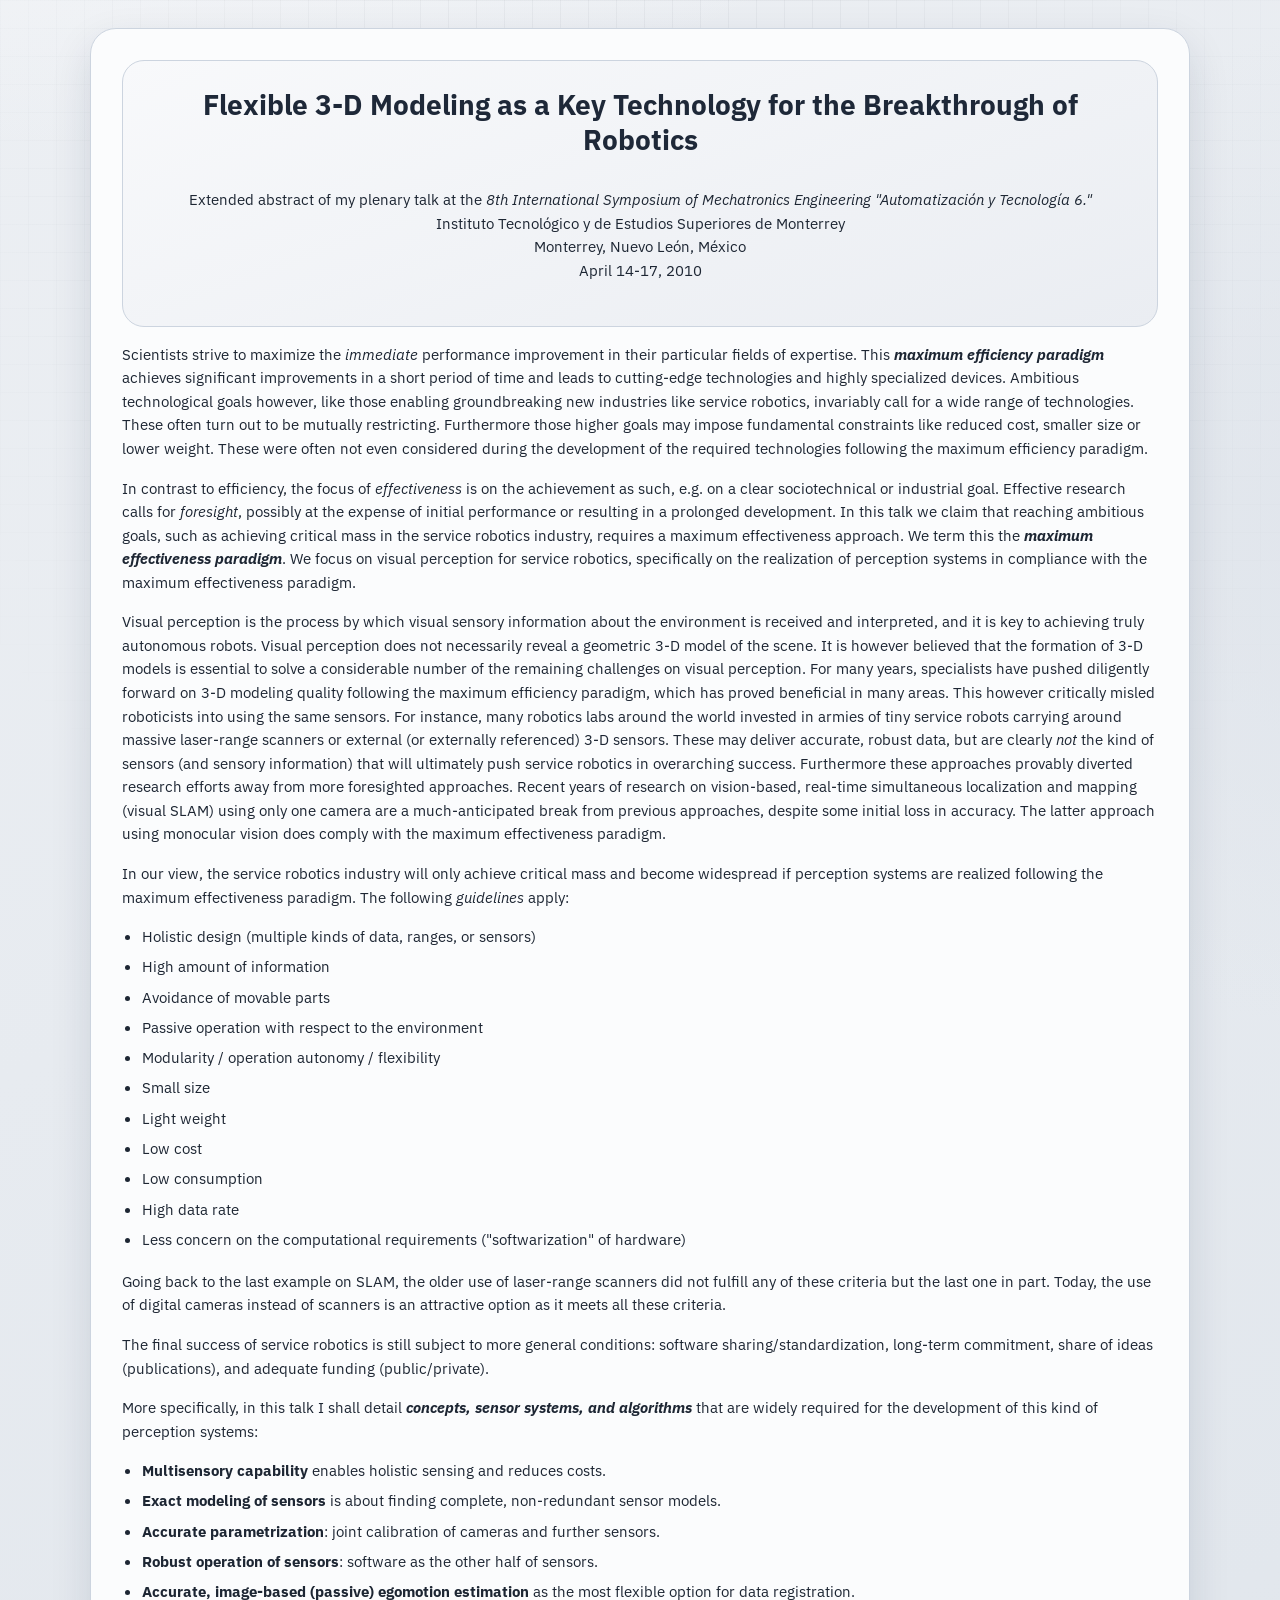
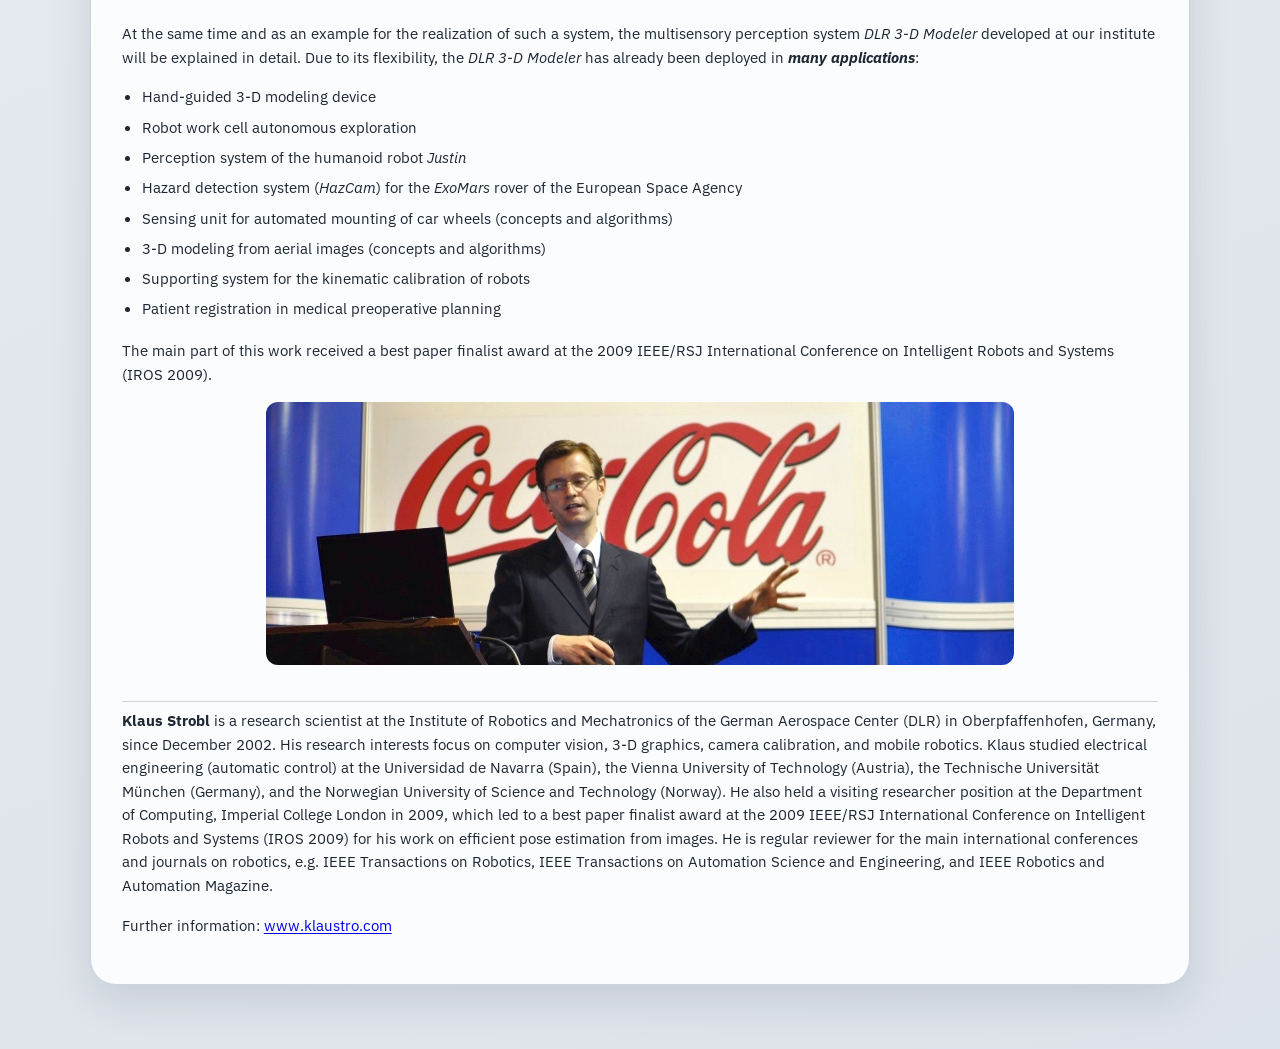
<file: klaus.strobl_at6.html>
<!doctype html>
<html lang="en">
<head>
  <meta charset="utf-8">
  <meta name="viewport" content="width=device-width, initial-scale=1">
  <title>Flexible 3-D Modeling at AT6 | Klaus H. Strobl</title>
  <meta name="description" content="Extended abstract of the plenary talk at the 8th International Symposium of Mechatronics Engineering (AT6).">
  <link rel="preconnect" href="https://fonts.googleapis.com">
  <link rel="preconnect" href="https://fonts.gstatic.com" crossorigin>
  <link href="https://fonts.googleapis.com/css2?family=IBM+Plex+Sans:wght@400;500;600;700&display=swap" rel="stylesheet">
  <link rel="stylesheet" href="klaus.strobl_at6_files/styles.css">
</head>
<body>
<div class="page-shell">
<main class="content">
<table class="hero-single" cellspacing="0" cellpadding="0" style="width:100%; text-align:center;">
  <tbody>
    <tr>
      <td>
        <h1>Flexible 3-D Modeling as a Key Technology for the Breakthrough of Robotics</h1><br>
        <p>Extended abstract of my plenary talk at the <i>8th International Symposium of Mechatronics Engineering &quot;Automatizaci&oacute;n y Tecnolog&iacute;a 6.&quot;</i><br>Instituto Tecnol&oacute;gico y de Estudios Superiores de Monterrey<br>Monterrey, Nuevo Le&oacute;n, M&eacute;xico<br>April 14-17, 2010</p>
      </td>
    </tr>
  </tbody>
</table>

<p>Scientists strive to maximize the <i>immediate</i> performance improvement in their particular fields of expertise. This <b><i>maximum efficiency paradigm</i></b> achieves significant improvements in a short period of time and leads to cutting-edge technologies and highly specialized devices. Ambitious technological goals however, like those enabling groundbreaking new industries like service robotics, invariably call for a wide range of technologies. These often turn out to be mutually restricting. Furthermore those higher goals may impose fundamental constraints like reduced cost, smaller size or lower weight. These were often not even considered during the development of the required technologies following the maximum efficiency paradigm.</p>

<p>In contrast to efficiency, the focus of <i>effectiveness</i> is on the achievement as such, e.g. on a clear sociotechnical or industrial goal. Effective research calls for <i>foresight</i>, possibly at the expense of initial performance or resulting in a prolonged development. In this talk we claim that reaching ambitious goals, such as achieving critical mass in the service robotics industry, requires a maximum effectiveness approach. We term this the <b><i>maximum effectiveness paradigm</i></b>. We focus on visual perception for service robotics, specifically on the realization of perception systems in compliance with the maximum effectiveness paradigm.</p>

<p>Visual perception is the process by which visual sensory information about the environment is received and interpreted, and it is key to achieving truly autonomous robots. Visual perception does not necessarily reveal a geometric 3-D model of the scene. It is however believed that the formation of 3-D models is essential to solve a considerable number of the remaining challenges on visual perception. For many years, specialists have pushed diligently forward on 3-D modeling quality following the maximum efficiency paradigm, which has proved beneficial in many areas. This however critically misled roboticists into using the same sensors. For instance, many robotics labs around the world invested in armies of tiny service robots carrying around massive laser-range scanners or external (or externally referenced) 3-D sensors. These may deliver accurate, robust data, but are clearly <i>not</i> the kind of sensors (and sensory information) that will ultimately push service robotics in overarching success. Furthermore these approaches provably diverted research efforts away from more foresighted approaches. Recent years of research on vision-based, real-time simultaneous localization and mapping (visual SLAM) using only one camera are a much-anticipated break from previous approaches, despite some initial loss in accuracy. The latter approach using monocular vision does comply with the maximum effectiveness paradigm.</p>

<p>In our view, the service robotics industry will only achieve critical mass and become widespread if perception systems are realized following the maximum effectiveness paradigm. The following <i>guidelines</i> apply:</p>
<ul>
  <li>Holistic design (multiple kinds of data, ranges, or sensors)</li>
  <li>High amount of information</li>
  <li>Avoidance of movable parts</li>
  <li>Passive operation with respect to the environment</li>
  <li>Modularity / operation autonomy / flexibility</li>
  <li>Small size</li>
  <li>Light weight</li>
  <li>Low cost</li>
  <li>Low consumption</li>
  <li>High data rate</li>
  <li>Less concern on the computational requirements (&quot;softwarization&quot; of hardware)</li>
</ul>

<p>Going back to the last example on SLAM, the older use of laser-range scanners did not fulfill any of these criteria but the last one in part. Today, the use of digital cameras instead of scanners is an attractive option as it meets all these criteria.</p>

<p>The final success of service robotics is still subject to more general conditions: software sharing/standardization, long-term commitment, share of ideas (publications), and adequate funding (public/private).</p>

<p>More specifically, in this talk I shall detail <b><i>concepts, sensor systems, and algorithms</i></b> that are widely required for the development of this kind of perception systems:</p>
<ul>
  <li><b>Multisensory capability</b> enables holistic sensing and reduces costs.</li>
  <li><b>Exact modeling of sensors</b> is about finding complete, non-redundant sensor models.</li>
  <li><b>Accurate parametrization</b>: joint calibration of cameras and further sensors.</li>
  <li><b>Robust operation of sensors</b>: software as the other half of sensors.</li>
  <li><b>Accurate, image-based (passive) egomotion estimation</b> as the most flexible option for data registration.</li>
</ul>

<p>At the same time and as an example for the realization of such a system, the multisensory perception system <i>DLR 3-D Modeler</i> developed at our institute will be explained in detail. Due to its flexibility, the <i>DLR 3-D Modeler</i> has already been deployed in <b><i>many applications</i></b>:</p>
<ul>
  <li>Hand-guided 3-D modeling device</li>
  <li>Robot work cell autonomous exploration</li>
  <li>Perception system of the humanoid robot <i>Justin</i></li>
  <li>Hazard detection system (<i>HazCam</i>) for the <i>ExoMars</i> rover of the European Space Agency</li>
  <li>Sensing unit for automated mounting of car wheels (concepts and algorithms)</li>
  <li>3-D modeling from aerial images (concepts and algorithms)</li>
  <li>Supporting system for the kinematic calibration of robots</li>
  <li>Patient registration in medical preoperative planning</li>
</ul>

<p>The main part of this work received a best paper finalist award at the 2009 IEEE/RSJ International Conference on Intelligent Robots and Systems (IROS 2009).</p>

<p style="text-align:center;"><img src="klaus.strobl_at6_files/presentation.jpg" alt="Presentation" loading="lazy"></p>

<hr>

<p><b>Klaus Strobl</b> is a research scientist at the Institute of Robotics and Mechatronics of the German Aerospace Center (DLR) in Oberpfaffenhofen, Germany, since December 2002. His research interests focus on computer vision, 3-D graphics, camera calibration, and mobile robotics. Klaus studied electrical engineering (automatic control) at the Universidad de Navarra (Spain), the Vienna University of Technology (Austria), the Technische Universit&auml;t M&uuml;nchen (Germany), and the Norwegian University of Science and Technology (Norway). He also held a visiting researcher position at the Department of Computing, Imperial College London in 2009, which led to a best paper finalist award at the 2009 IEEE/RSJ International Conference on Intelligent Robots and Systems (IROS 2009) for his work on efficient pose estimation from images. He is regular reviewer for the main international conferences and journals on robotics, e.g. IEEE Transactions on Robotics, IEEE Transactions on Automation Science and Engineering, and IEEE Robotics and Automation Magazine.</p>

<p>Further information: <a href="http://www.klaustro.com" target="_blank" rel="noopener noreferrer">www.klaustro.com</a></p>
</main>
</div>
</body>
</html>
</file>
<file: styles.css>
:root {
  --bg: #eceff3;
  --bg-deep: #dde3ea;
  --panel: #fbfcfd;
  --ink: #1d2633;
  --muted: #586374;
  --line: #ccd4df;
  --accent: #0000ee;
  --accent-soft: #ebeff4;
  --shadow: 0 16px 42px rgba(18, 37, 64, 0.12);
}

* {
  box-sizing: border-box;
}

html {
  scroll-behavior: smooth;
}

body {
  margin: 0;
  color: var(--ink);
  font-family: "IBM Plex Sans", "Segoe UI", sans-serif;
  font-size: 0.95rem;
  line-height: 1.55;
  background:
    radial-gradient(1200px 600px at 10% -10%, #f7f8fa 0%, rgba(247, 248, 250, 0) 70%),
    radial-gradient(1000px 800px at 115% 20%, #dfe4eb 0%, rgba(223, 228, 235, 0) 65%),
    linear-gradient(155deg, var(--bg) 0%, var(--bg-deep) 100%);
}

body::before {
  content: "";
  position: fixed;
  inset: 0;
  pointer-events: none;
  background-image: linear-gradient(rgba(27, 36, 49, 0.04) 1px, transparent 1px),
    linear-gradient(90deg, rgba(27, 36, 49, 0.04) 1px, transparent 1px);
  background-size: 28px 28px;
  mask-image: radial-gradient(circle at 50% 20%, black 25%, transparent 85%);
  z-index: -1;
}

.page-shell {
  width: min(1100px, 92vw);
  margin: clamp(1rem, 2.2vw, 2rem) auto clamp(2rem, 5vw, 4rem);
}

.content {
  background: var(--panel);
  border: 1px solid var(--line);
  border-radius: 26px;
  box-shadow: var(--shadow);
  padding: clamp(1rem, 2.4vw, 2rem);
}

h1,
h2,
h3 {
  margin: 0;
  font-family: inherit;
  line-height: 1.24;
  color: #1e2838;
}

h1 {
  font-size: clamp(1.25rem, 2.3vw, 1.75rem);
  letter-spacing: 0;
}

h2 {
  margin-top: 2.5rem;
  margin-bottom: 0.8rem;
  padding-bottom: 0.4rem;
  font-size: clamp(1.25rem, 2.3vw, 1.75rem);
  border-bottom: 1px solid var(--line);
}

h3 {
  margin-top: 1.7rem;
  margin-bottom: 0.55rem;
  font-size: 1.1rem;
  color: var(--accent);
}

p {
  margin: 0.45rem 0 1rem;
  color: var(--ink);
}

ul {
  margin: 0.5rem 0 1.15rem;
  padding-left: 1.25rem;
}

li {
  margin: 0.42rem 0;
}

a {
  color: var(--accent);
  text-decoration-thickness: 0.08em;
  text-underline-offset: 0.14em;
}

a:visited {
  color: #551a8b;
}

a:hover,
a:focus-visible {
  color: #0000cc;
}

small {
  color: var(--muted);
}

hr {
  border: 0;
  border-top: 1px solid var(--line);
  margin: 1.8rem 0 0.4rem;
}

img {
  max-width: 100%;
  height: auto;
  border-radius: 12px;
}

img[src*="profile"] {
  width: min(250px, 100%);
  border-radius: 18px;
  border: 1px solid var(--line);
  box-shadow: 0 10px 26px rgba(15, 33, 60, 0.18);
}

img[src*="youtube"] {
  width: min(560px, 100%) !important;
  height: auto !important;
  border-radius: 18px;
  border: 1px solid var(--line);
  box-shadow: 0 14px 32px rgba(14, 32, 58, 0.2);
}

img[src$="pdf.gif"] {
  width: 15px;
  height: 16px;
  border-radius: 0;
  box-shadow: none;
  border: 0;
}

main > table:first-of-type {
  width: 100%;
  margin: 0 0 1rem;
  border-spacing: 0;
  border-collapse: separate;
  border: 1px solid var(--line);
  border-radius: 22px;
  overflow: hidden;
  background: linear-gradient(160deg, #f8f9fb 0%, #eaedf2 100%);
}

main > table:first-of-type > tbody > tr {
  display: grid;
  grid-template-columns: minmax(0, 1.2fr) minmax(180px, 250px);
  gap: 1.2rem;
  padding: clamp(1rem, 2.2vw, 1.7rem);
  align-items: center;
}

main > table:first-of-type > tbody > tr > td {
  vertical-align: top;
}

main > table:first-of-type table {
  width: 100%;
}

main > table:first-of-type table td {
  padding: 0.18rem 0;
}

main > table:first-of-type table td:first-child {
  width: 72px;
  color: var(--muted);
  font-weight: 600;
}

table[bgcolor="#ffffcc"] {
  width: 100%;
  border-collapse: separate;
  border: 1px solid #dec793;
  border-left: 6px solid #c49535;
  border-radius: 12px;
  background: #fff8e2;
  box-shadow: 0 8px 20px rgba(42, 32, 9, 0.08);
}

table[bgcolor="#ffffcc"] td {
  padding: 0.75rem 0.95rem;
}

.quick-links {
  margin: 1.4rem 0 1.2rem;
  padding: 0.9rem 1rem;
  border-radius: 14px;
  border: 1px solid var(--line);
  background: linear-gradient(140deg, #f9fafb 0%, var(--accent-soft) 100%);
}

.quick-links-label {
  display: block;
  margin-bottom: 0.4rem;
  font-family: inherit;
  font-weight: 600;
  font-size: 0.72rem;
  letter-spacing: 0.08em;
  text-transform: uppercase;
  color: #556172;
}

.quick-links-list {
  display: flex;
  flex-wrap: wrap;
  gap: 0.5rem;
  list-style: none;
  margin: 0;
  padding: 0;
}

.quick-links-list a {
  display: inline-block;
  padding: 0.24rem 0.58rem;
  border-radius: 999px;
  border: 1px solid #c5ced9;
  background: rgba(255, 255, 255, 0.86);
  color: var(--accent);
  text-decoration: none;
  font-size: 0.82rem;
}

.quick-links-list a:hover,
.quick-links-list a:focus-visible {
  transform: translateY(-1px);
  border-color: #a6b2c3;
  background: #ffffff;
}

.research-interests-list,
.research-interests-list ul {
  margin-top: 0.18rem;
  margin-bottom: 0.55rem;
}

.research-interests-list li {
  margin: 0.16rem 0;
  line-height: 1.38;
}

.research-interests-list ul {
  padding-left: 1.06rem;
}

body.js-ready .content > * {
  opacity: 0;
  transform: translateY(10px);
  transition: opacity 0.45s ease, transform 0.45s ease;
  transition-delay: var(--delay, 0ms);
}

body.js-ready .content > *.is-visible {
  opacity: 1;
  transform: translateY(0);
}

@media (max-width: 820px) {
  .content {
    border-radius: 18px;
  }

  main > table:first-of-type > tbody > tr {
    grid-template-columns: 1fr;
  }

  main > table:first-of-type > tbody > tr > td:last-child {
    justify-self: start;
  }

  h2 {
    margin-top: 2rem;
  }
}
</file>
<file: klaus.strobl_at6_files/styles.css>
:root {
  --bg: #eceff3;
  --bg-deep: #dde3ea;
  --panel: #fbfcfd;
  --ink: #1d2633;
  --muted: #586374;
  --line: #ccd4df;
  --accent: #0000ee;
  --accent-soft: #ebeff4;
  --shadow: 0 16px 42px rgba(18, 37, 64, 0.12);
}

* {
  box-sizing: border-box;
}

html {
  scroll-behavior: smooth;
}

body {
  margin: 0;
  color: var(--ink);
  font-family: "IBM Plex Sans", "Segoe UI", sans-serif;
  font-size: 0.95rem;
  line-height: 1.55;
  background:
    radial-gradient(1200px 600px at 10% -10%, #f7f8fa 0%, rgba(247, 248, 250, 0) 70%),
    radial-gradient(1000px 800px at 115% 20%, #dfe4eb 0%, rgba(223, 228, 235, 0) 65%),
    linear-gradient(155deg, var(--bg) 0%, var(--bg-deep) 100%);
}

body::before {
  content: "";
  position: fixed;
  inset: 0;
  pointer-events: none;
  background-image: linear-gradient(rgba(27, 36, 49, 0.04) 1px, transparent 1px),
    linear-gradient(90deg, rgba(27, 36, 49, 0.04) 1px, transparent 1px);
  background-size: 28px 28px;
  mask-image: radial-gradient(circle at 50% 20%, black 25%, transparent 85%);
  z-index: -1;
}

.page-shell {
  width: min(1100px, 92vw);
  margin: clamp(1rem, 2.2vw, 2rem) auto clamp(2rem, 5vw, 4rem);
}

.content {
  background: var(--panel);
  border: 1px solid var(--line);
  border-radius: 26px;
  box-shadow: var(--shadow);
  padding: clamp(1rem, 2.4vw, 2rem);
}

h1,
h2,
h3 {
  margin: 0;
  font-family: inherit;
  line-height: 1.24;
  color: #1e2838;
}

h1 {
  font-size: clamp(1.25rem, 2.3vw, 1.75rem);
  letter-spacing: 0;
}

h2 {
  margin-top: 2.5rem;
  margin-bottom: 0.8rem;
  padding-bottom: 0.4rem;
  font-size: clamp(1.25rem, 2.3vw, 1.75rem);
  border-bottom: 1px solid var(--line);
}

h3 {
  margin-top: 1.7rem;
  margin-bottom: 0.55rem;
  font-size: 1.1rem;
  color: var(--accent);
}

p {
  margin: 0.45rem 0 1rem;
  color: var(--ink);
}

ul {
  margin: 0.5rem 0 1.15rem;
  padding-left: 1.25rem;
}

li {
  margin: 0.42rem 0;
}

a {
  color: var(--accent);
  text-decoration-thickness: 0.08em;
  text-underline-offset: 0.14em;
}

a:visited {
  color: #551a8b;
}

a:hover,
a:focus-visible {
  color: #0000cc;
}

small {
  color: var(--muted);
}

hr {
  border: 0;
  border-top: 1px solid var(--line);
  margin: 1.8rem 0 0.4rem;
}

img {
  max-width: 100%;
  height: auto;
  border-radius: 12px;
}

img[src*="profile"] {
  width: min(250px, 100%);
  border-radius: 18px;
  border: 1px solid var(--line);
  box-shadow: 0 10px 26px rgba(15, 33, 60, 0.18);
}

img[src*="youtube"] {
  width: min(560px, 100%) !important;
  height: auto !important;
  border-radius: 18px;
  border: 1px solid var(--line);
  box-shadow: 0 14px 32px rgba(14, 32, 58, 0.2);
}

img[src$="pdf.gif"] {
  width: 15px;
  height: 16px;
  border-radius: 0;
  box-shadow: none;
  border: 0;
}

main > table:first-of-type {
  width: 100%;
  margin: 0 0 1rem;
  border-spacing: 0;
  border-collapse: separate;
  border: 1px solid var(--line);
  border-radius: 22px;
  overflow: hidden;
  background: linear-gradient(160deg, #f8f9fb 0%, #eaedf2 100%);
}

main > table:first-of-type > tbody > tr {
  display: grid;
  grid-template-columns: minmax(0, 1.2fr) minmax(180px, 250px);
  gap: 1.2rem;
  padding: clamp(1rem, 2.2vw, 1.7rem);
  align-items: center;
}

main > table:first-of-type > tbody > tr > td {
  vertical-align: top;
}

main > table.hero-single > tbody > tr {
  grid-template-columns: 1fr;
}

main > table:first-of-type table {
  width: 100%;
}

main > table:first-of-type table td {
  padding: 0.18rem 0;
}

main > table:first-of-type table td:first-child {
  width: 72px;
  color: var(--muted);
  font-weight: 600;
}

table[bgcolor="#ffffcc"] {
  width: 100%;
  border-collapse: separate;
  border: 1px solid #dec793;
  border-left: 6px solid #c49535;
  border-radius: 12px;
  background: #fff8e2;
  box-shadow: 0 8px 20px rgba(42, 32, 9, 0.08);
}

table[bgcolor="#ffffcc"] td {
  padding: 0.75rem 0.95rem;
}

.quick-links {
  margin: 1.4rem 0 1.2rem;
  padding: 0.9rem 1rem;
  border-radius: 14px;
  border: 1px solid var(--line);
  background: linear-gradient(140deg, #f9fafb 0%, var(--accent-soft) 100%);
}

.quick-links-label {
  display: block;
  margin-bottom: 0.4rem;
  font-family: inherit;
  font-weight: 600;
  font-size: 0.72rem;
  letter-spacing: 0.08em;
  text-transform: uppercase;
  color: #556172;
}

.quick-links-list {
  display: flex;
  flex-wrap: wrap;
  gap: 0.5rem;
  list-style: none;
  margin: 0;
  padding: 0;
}

.quick-links-list a {
  display: inline-block;
  padding: 0.24rem 0.58rem;
  border-radius: 999px;
  border: 1px solid #c5ced9;
  background: rgba(255, 255, 255, 0.86);
  color: var(--accent);
  text-decoration: none;
  font-size: 0.82rem;
}

.quick-links-list a:hover,
.quick-links-list a:focus-visible {
  transform: translateY(-1px);
  border-color: #a6b2c3;
  background: #ffffff;
}

.research-interests-list,
.research-interests-list ul {
  margin-top: 0.18rem;
  margin-bottom: 0.55rem;
}

.research-interests-list li {
  margin: 0.16rem 0;
  line-height: 1.38;
}

.research-interests-list ul {
  padding-left: 1.06rem;
}

body.js-ready .content > * {
  opacity: 0;
  transform: translateY(10px);
  transition: opacity 0.45s ease, transform 0.45s ease;
  transition-delay: var(--delay, 0ms);
}

body.js-ready .content > *.is-visible {
  opacity: 1;
  transform: translateY(0);
}

@media (max-width: 820px) {
  .content {
    border-radius: 18px;
  }

  main > table:first-of-type > tbody > tr {
    grid-template-columns: 1fr;
  }

  main > table:first-of-type > tbody > tr > td:last-child {
    justify-self: start;
  }

  h2 {
    margin-top: 2rem;
  }
}
</file>
